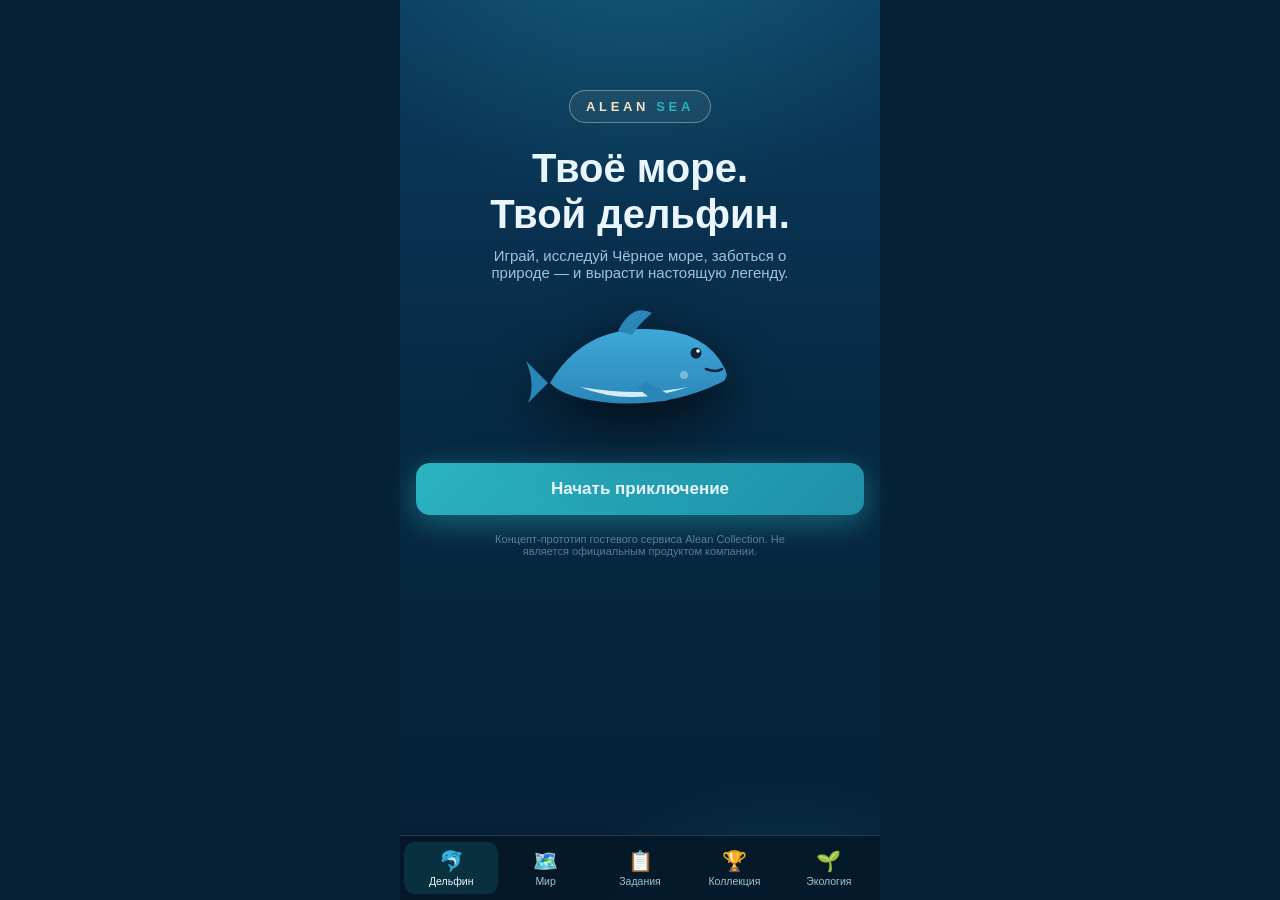
<file: index.html>
<!DOCTYPE html>
<html lang="ru">
<head>
  <meta charset="UTF-8">
  <meta name="viewport" content="width=device-width, initial-scale=1.0, maximum-scale=1.0, user-scalable=no">
  <title>ALEAN SEA — твой дельфин в Чёрном море</title>
  <meta name="description" content="Интерактивная игра с виртуальным дельфином для гостей Alean Family Olivia. Концепт-прототип.">
  <link rel="icon" href="data:image/svg+xml,<svg xmlns='http://www.w3.org/2000/svg' viewBox='0 0 100 100'><text y='0.9em' font-size='90'>🐬</text></svg>">
  <link rel="stylesheet" href="css/style.css">
</head>
<body>
  <div id="app">

    <!-- СТАРТОВЫЙ ЭКРАН -->
    <section id="screen-start" class="screen active sea-bg">
      <div class="start-inner">
        <div class="logo-badge">ALEAN <span>SEA</span></div>
        <h1>Твоё море.<br>Твой дельфин.</h1>
        <p class="lead">Играй, исследуй Чёрное море, заботься о природе — и вырасти настоящую легенду.</p>
        <div class="start-art" id="start-art"></div>
        <button class="btn primary big glow" onclick="startOnboarding(); show('#screen-onboarding')">Начать приключение</button>
        <p class="disclaimer">Концепт-прототип гостевого сервиса Alean Collection. Не является официальным продуктом компании.</p>
      </div>
    </section>

    <!-- ОНБОРДИНГ -->
    <section id="screen-onboarding" class="screen sea-bg">
      <div id="ob-slides"></div>
    </section>

    <!-- ГЛАВНАЯ / МОЙ ДЕЛЬФИН -->
    <section id="screen-home" class="screen sea-bg">
      <header class="topbar">
        <div class="logo-mini">ALEAN <span>SEA</span></div>
        <div class="pill">💠 <b id="stat-pearls">0</b></div>
      </header>
      <div class="home-card">
        <div id="home-dolphin" class="dolphin-wrap"></div>
        <h2 id="home-name">Дельфин</h2>
        <div class="chips">
          <span class="chip" id="home-stage">Стадия</span>
          <span class="chip">Настроение: <b id="stat-mood-ic">🙂</b> <span id="stat-mood"></span></span>
        </div>
        <div class="xp-bar"><i id="home-xp-bar"></i></div>
        <div class="xp-text" id="home-xp-text"></div>
        <div class="btn-row">
          <button class="btn" id="btn-pet">Погладить</button>
          <button class="btn" id="btn-feed">Покормить −5 💠</button>
        </div>
        <button class="btn primary wide" id="btn-play">Играть →</button>
        <div class="btn-row small-btns">
          <button class="btn ghost" id="btn-export">💾 Копия прогресса</button>
          <button class="btn ghost" id="btn-reset">🔄 Заново</button>
        </div>
      </div>
    </section>

    <!-- МИР -->
    <section id="screen-world" class="screen sea-bg">
      <header class="page-head"><h1>Морской мир</h1><p>Новые локации открываются по мере роста дельфина</p></header>
      <div id="world-grid" class="world-grid"></div>
    </section>

    <!-- ЗАДАНИЯ -->
    <section id="screen-tasks" class="screen sea-bg">
      <header class="page-head"><h1>Задания дня</h1><p>Обновляются каждый день. Награды — жемчужины и опыт.</p></header>
      <div id="tasks-list"></div>
    </section>

    <!-- КОЛЛЕКЦИЯ -->
    <section id="screen-collection" class="screen sea-bg">
      <header class="page-head"><h1>Коллекция</h1><p>Достижения и найденные морские существа</p></header>
      <h3 class="sec-title">Достижения</h3>
      <div id="ach-grid" class="ach-grid"></div>
      <h3 class="sec-title">Морские существа (<span id="col-count"></span>)</h3>
      <div id="collection-list" class="collection-list"></div>
    </section>

    <!-- ЭКОЛОГИЯ -->
    <section id="screen-eco" class="screen sea-bg">
      <header class="page-head"><h1>Экология Чёрного моря</h1><p>Узнавай факты — получай опыт</p></header>
      <div class="eco-banner">
        <div>🌊</div>
        <div>
          <b>Инициатива «Чистые моря»</b>
          <p>Эко-баллы в игре — виртуальные. Игра учит заботиться о море в реальной жизни, но не совершает пожертвований автоматически.</p>
        </div>
      </div>
      <h3 class="sec-title">Интересные факты</h3>
      <div id="facts-list"></div>
    </section>

    <!-- НИЖНЯЯ НАВИГАЦИЯ -->
    <nav id="tabbar">
      <button class="tab active" data-screen="#screen-home"><span>🐬</span>Дельфин</button>
      <button class="tab" data-screen="#screen-world"><span>🗺️</span>Мир</button>
      <button class="tab" data-screen="#screen-tasks"><span>📋</span>Задания</button>
      <button class="tab" data-screen="#screen-collection"><span>🏆</span>Коллекция</button>
      <button class="tab" data-screen="#screen-eco"><span>🌱</span>Экология</button>
    </nav>

    <div id="modal"></div>
    <div id="toasts"></div>
  </div>
  <script src="js/data.js"></script>
  <script src="js/game.js"></script>
  <script>
    // дельфин на стартовом экране
    document.addEventListener("DOMContentLoaded", () => {
      const el = document.getElementById("start-art");
      if (el && typeof dolphinSVG === "function") el.innerHTML = dolphinSVG("azure", 1.0);
      const cc = document.getElementById("col-count");
      if (cc && typeof S !== "undefined" && S) cc.textContent = S.creaturesFound.length + "/" + CREATURES.length;
    });
  </script>
</body>
</html>
</file>
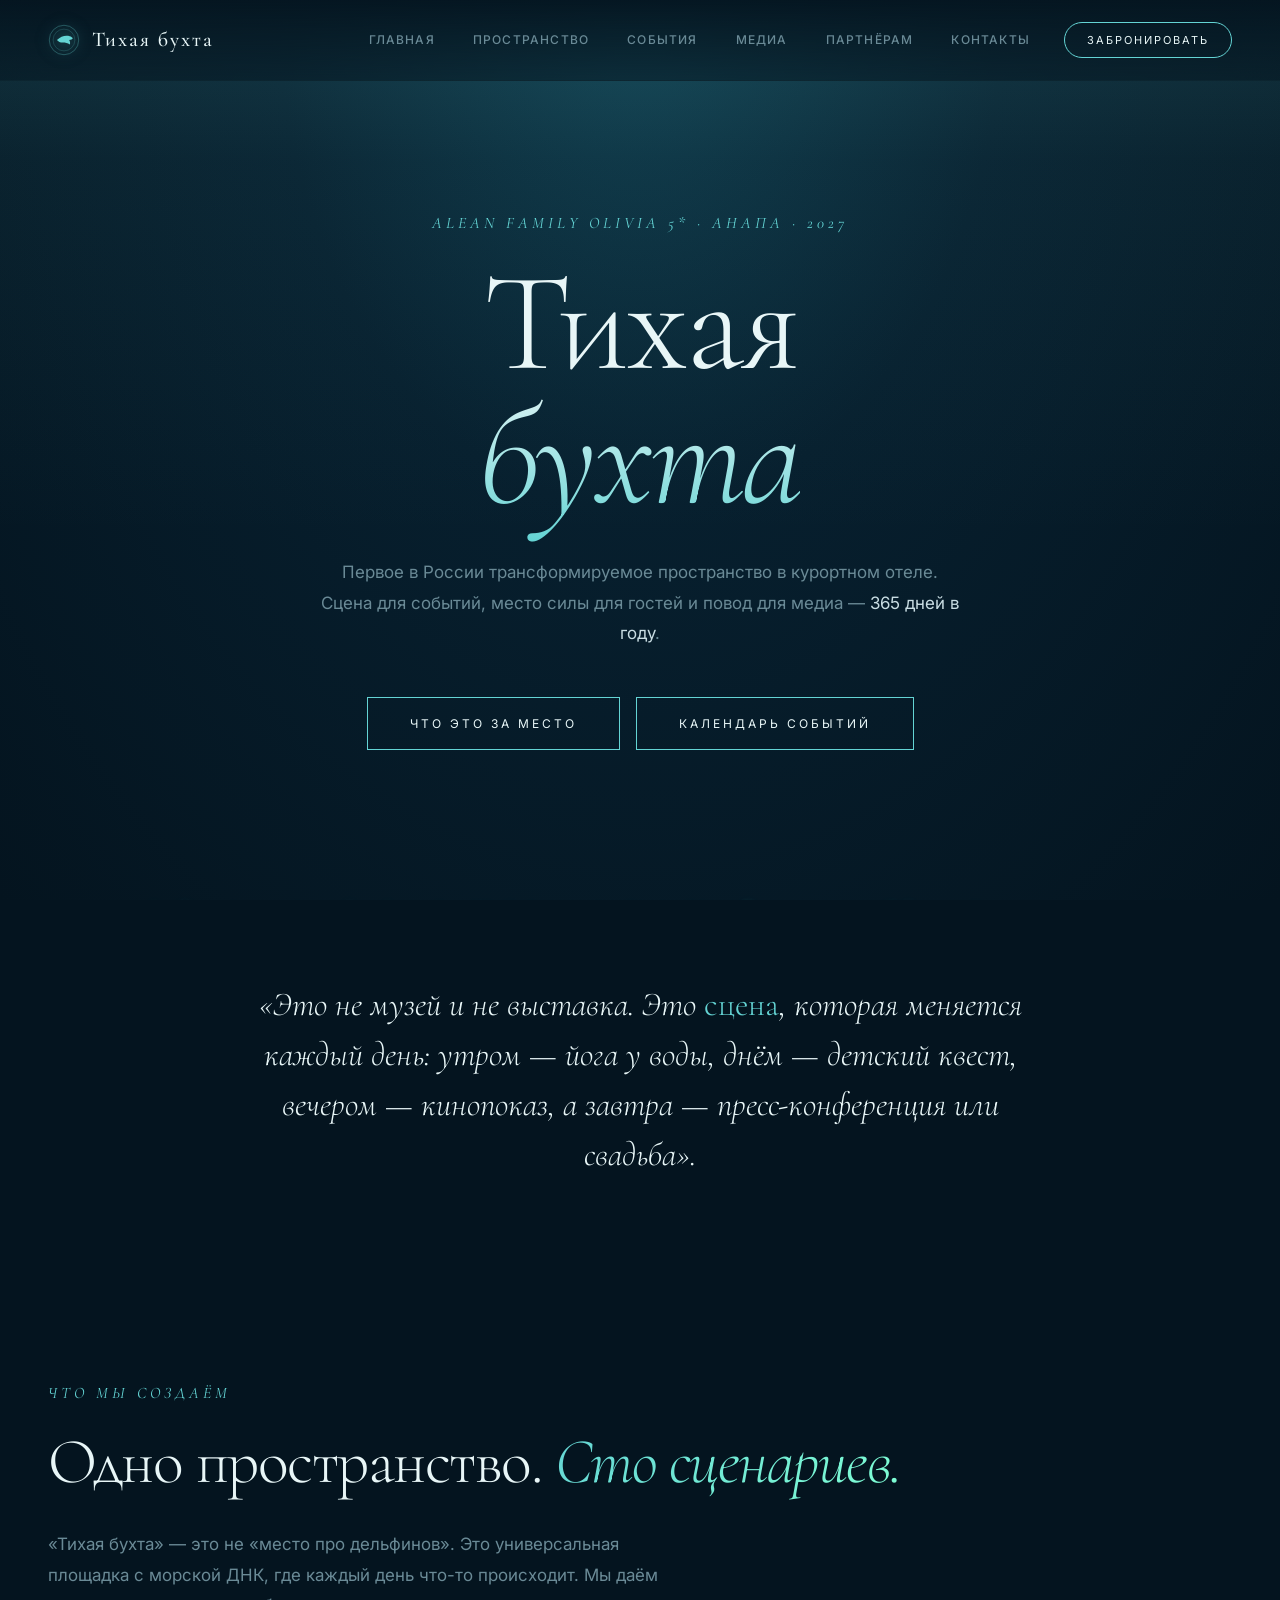
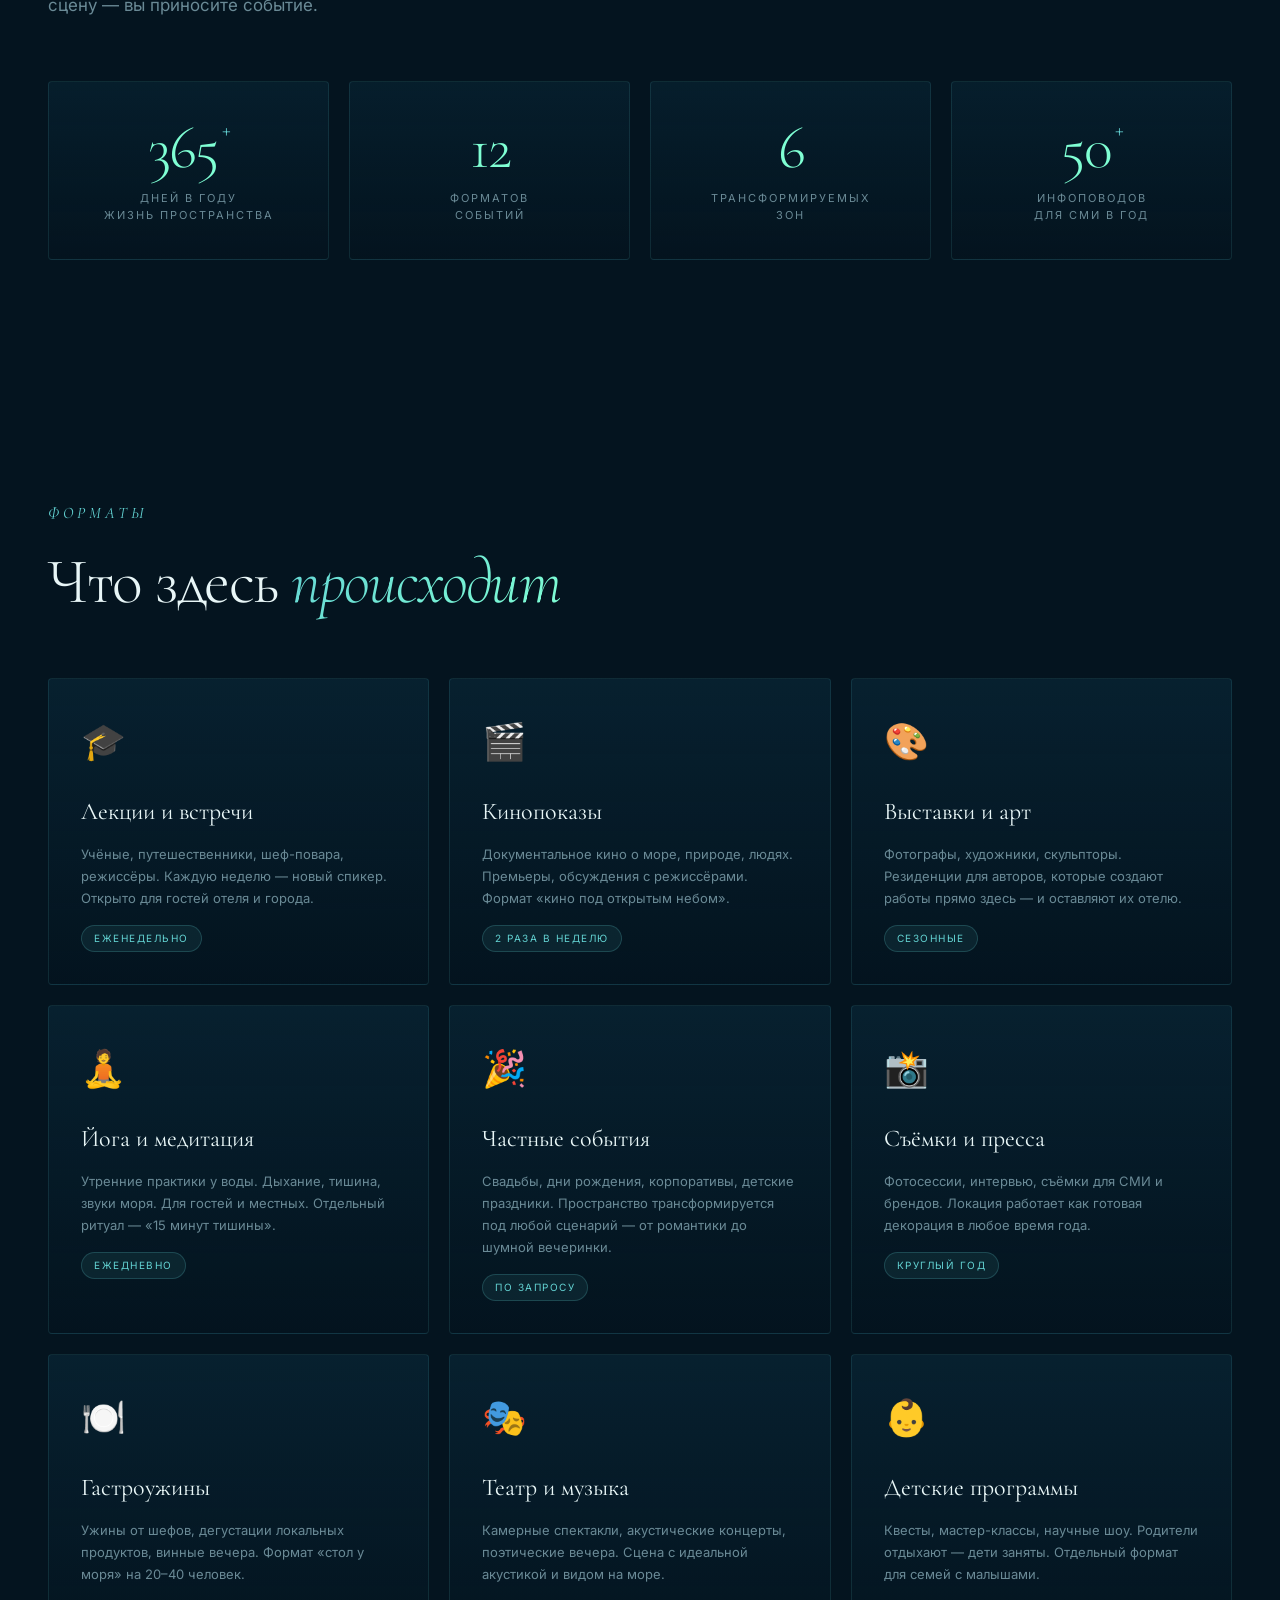
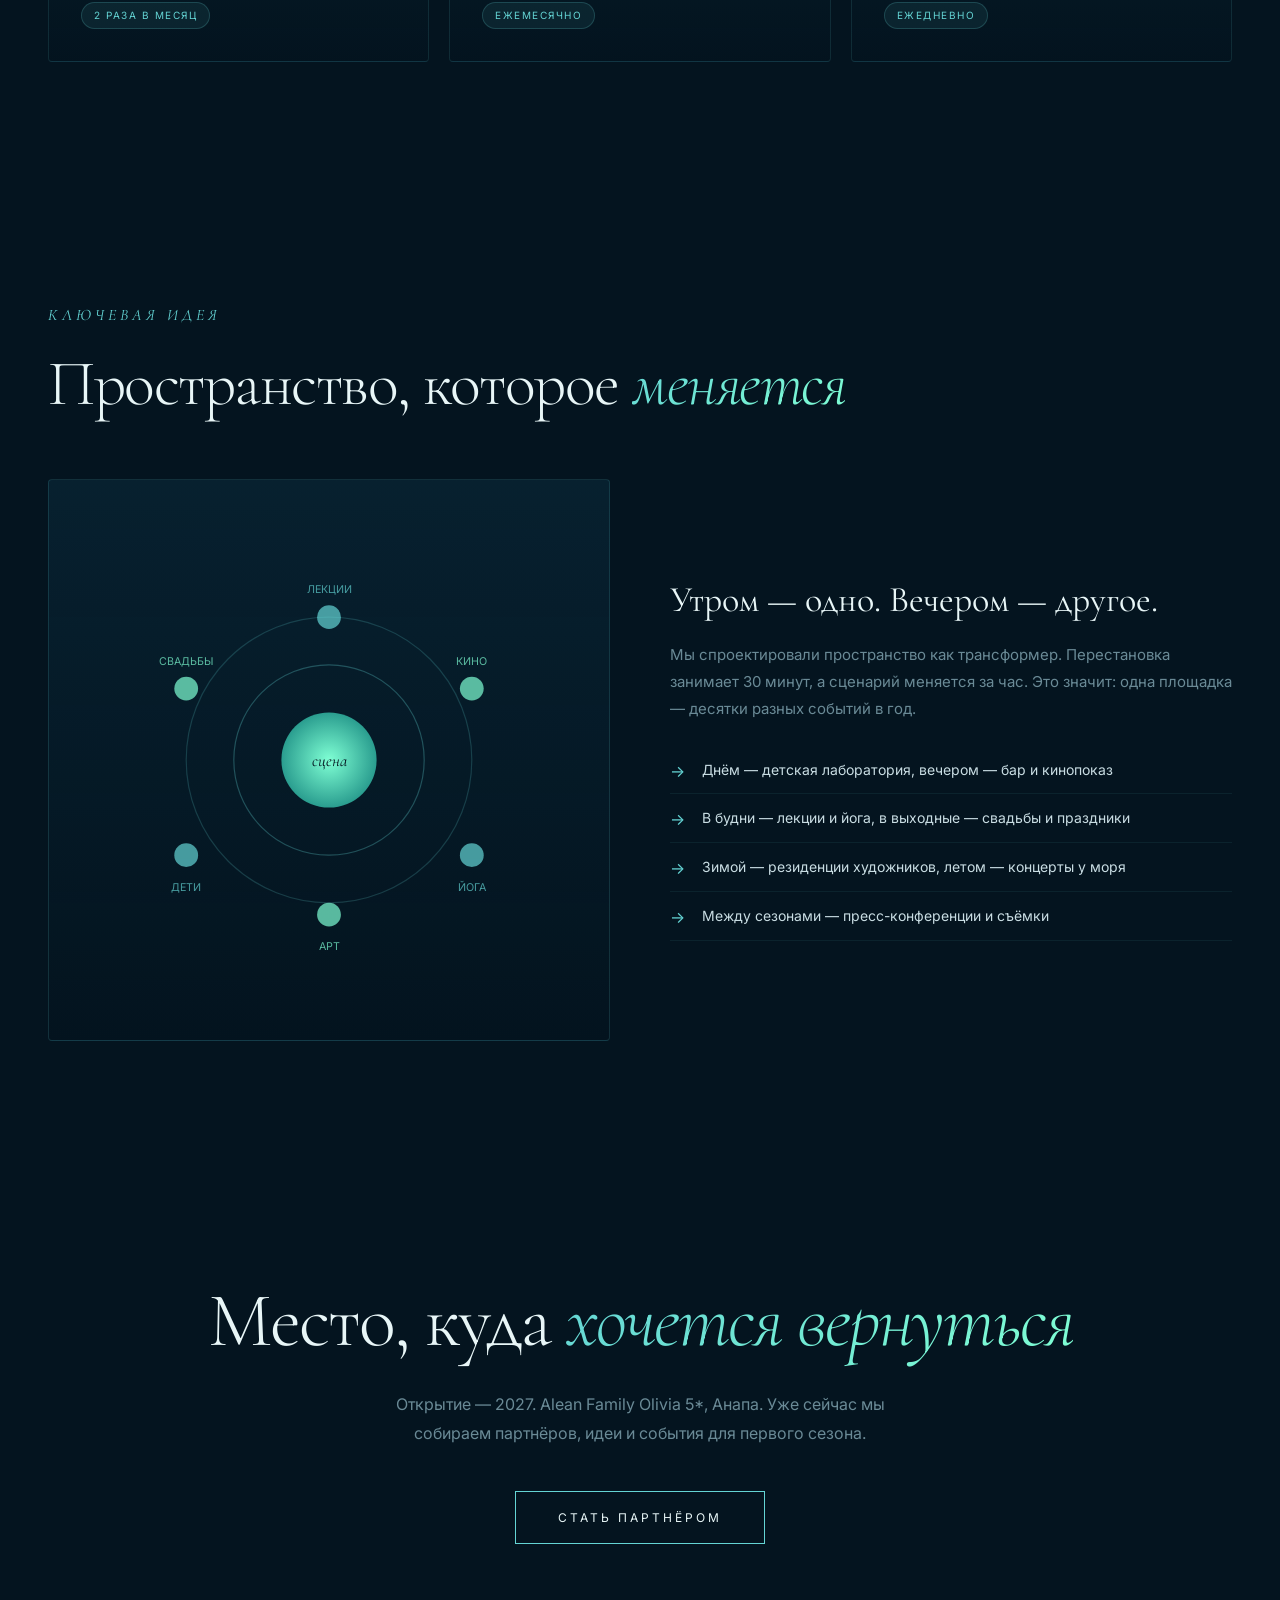
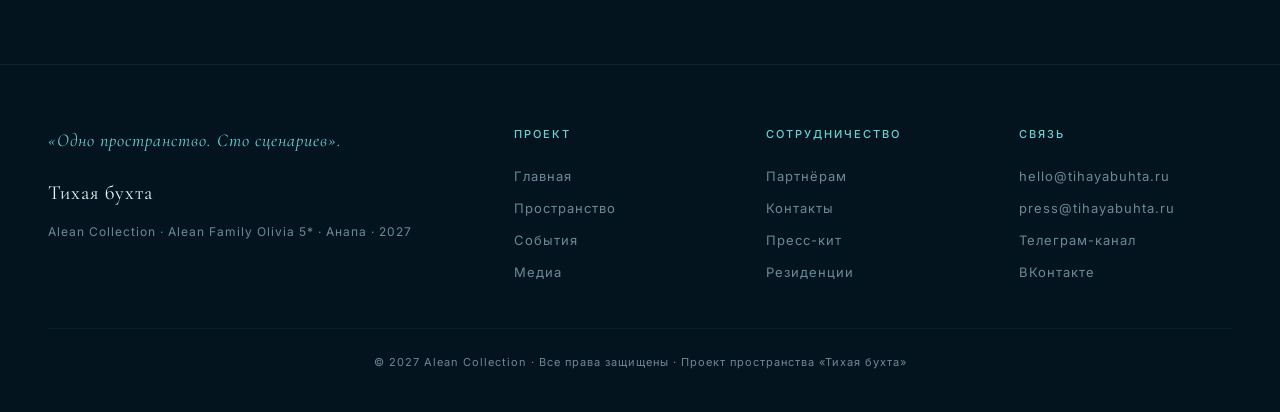
<file: idea.html>
<!DOCTYPE html>
<html lang="ru">
<head>
<meta charset="UTF-8">
<meta name="viewport" content="width=device-width, initial-scale=1.0">
<title>Тихая бухта · Пространство в Alean Olivia 5*</title>
<link href="https://fonts.googleapis.com/css2?family=Cormorant+Garamond:ital,wght@0,300;0,400;0,500;0,600;1,300;1,400&family=Inter:wght@300;400;500;600;700&display=swap" rel="stylesheet">
<style>
  * { margin: 0; padding: 0; box-sizing: border-box; }

  :root {
    --abyss: #04141f;
    --deep: #071f2e;
    --mid: #0a2d40;
    --teal: #1a5c6e;
    --aqua: #64d4d4;
    --bio: #7fffd4;
    --moon: #e8f6f7;
    --sand: #d4b896;
    --coral: #e76f51;
    --text: #c9dde3;
    --muted: #6a8a96;
  }

  html { scroll-behavior: smooth; }
  body {
    font-family: 'Inter', sans-serif;
    background: var(--abyss);
    color: var(--text);
    overflow-x: hidden;
    line-height: 1.7;
  }

  /* ФОН */
  .ocean-bg {
    position: fixed; inset: 0; z-index: -2;
    background: radial-gradient(ellipse at 50% 0%, #0d3849 0%, #071f2e 40%, #04141f 100%);
  }
  .ocean-bg::before {
    content: ''; position: absolute; top: 0; left: 0; right: 0; height: 60vh;
    background: linear-gradient(180deg, rgba(100,212,212,0.15) 0%, rgba(100,212,212,0.05) 30%, transparent 100%);
    animation: lightShimmer 8s ease-in-out infinite;
  }
  @keyframes lightShimmer { 0%,100%{opacity:.6} 50%{opacity:1} }

  .particles { position: fixed; inset: 0; z-index: -1; pointer-events: none; overflow: hidden; }
  .particle {
    position: absolute; width: 3px; height: 3px; background: var(--bio); border-radius: 50%;
    box-shadow: 0 0 12px var(--bio), 0 0 24px rgba(127,255,212,0.4);
    animation: floatUp linear infinite;
  }
  @keyframes floatUp {
    0% { transform: translateY(0) translateX(0); opacity: 0; }
    10% { opacity: .8; }
    90% { opacity: .4; }
    100% { transform: translateY(-110vh) translateX(40px); opacity: 0; }
  }

  /* NAV */
  nav {
    position: fixed; top: 0; left: 0; right: 0; padding: 22px 48px;
    display: flex; justify-content: space-between; align-items: center; z-index: 100;
    backdrop-filter: blur(20px);
    background: linear-gradient(180deg, rgba(4,20,31,0.95), rgba(4,20,31,0.5));
    border-bottom: 1px solid rgba(100,212,212,0.08);
    transition: padding .4s;
  }
  nav.scrolled { padding: 14px 48px; }

  .logo {
    display: flex; align-items: center; gap: 12px;
    font-family: 'Cormorant Garamond', serif; font-size: 21px; font-weight: 500;
    letter-spacing: 2px; color: var(--moon); cursor: pointer; flex-shrink: 0;
  }
  .logo-mark { width: 32px; height: 32px; position: relative; }
  .logo-mark svg { width: 100%; height: 100%; filter: drop-shadow(0 0 8px rgba(100,212,212,0.6)); animation: rotateMark 12s linear infinite; }
  @keyframes rotateMark { to { transform: rotate(360deg); } }

  .nav-links { display: flex; gap: 6px; align-items: center; }
  .nav-links a {
    color: var(--muted); text-decoration: none; font-size: 12px; font-weight: 500;
    letter-spacing: 1.2px; text-transform: uppercase;
    padding: 8px 16px; border-radius: 100px;
    transition: all .3s; position: relative; cursor: pointer;
  }
  .nav-links a:hover { color: var(--aqua); background: rgba(100,212,212,0.06); }
  .nav-links a.active { color: var(--bio); background: rgba(100,212,212,0.1); }

  .nav-cta {
    padding: 10px 22px; background: transparent; border: 1px solid var(--aqua);
    color: var(--moon); font-size: 11px; letter-spacing: 2px; text-transform: uppercase;
    border-radius: 100px; cursor: pointer; transition: all .4s;
    font-family: 'Inter', sans-serif; margin-left: 12px;
  }
  .nav-cta:hover { background: var(--aqua); color: var(--abyss); box-shadow: 0 0 24px rgba(100,212,212,0.4); }

  /* PAGES */
  .page { display: none; min-height: 100vh; }
  .page.active { display: block; animation: pageFade .6s ease; }
  @keyframes pageFade { from{opacity:0; transform:translateY(20px)} to{opacity:1; transform:translateY(0)} }

  /* Секции */
  section { padding: 120px 48px; max-width: 1400px; margin: 0 auto; position: relative; }
  .eyebrow {
    font-family: 'Cormorant Garamond', serif; font-style: italic; font-size: 16px;
    color: var(--aqua); letter-spacing: 4px; text-transform: uppercase;
    margin-bottom: 20px; display: block;
  }
  .title {
    font-family: 'Cormorant Garamond', serif;
    font-size: clamp(36px, 5vw, 72px); font-weight: 300; line-height: 1.1;
    letter-spacing: -1.5px; color: var(--moon); margin-bottom: 32px;
  }
  .title em {
    font-style: italic;
    background: linear-gradient(135deg, var(--aqua), var(--bio));
    -webkit-background-clip: text; background-clip: text; -webkit-text-fill-color: transparent;
  }
  .lead { font-size: 17px; color: var(--muted); max-width: 640px; line-height: 1.8; }
  .lead strong { color: var(--text); font-weight: 400; }

  /* Кнопки */
  .btn {
    display: inline-block; padding: 18px 42px; background: transparent;
    border: 1px solid var(--aqua); color: var(--moon);
    font-size: 12px; letter-spacing: 3px; text-transform: uppercase;
    text-decoration: none; cursor: pointer; transition: all .5s;
    position: relative; overflow: hidden; font-family: 'Inter', sans-serif;
  }
  .btn::before {
    content: ''; position: absolute; inset: 0;
    background: linear-gradient(90deg, var(--aqua), var(--bio));
    transform: translateY(100%); transition: transform .5s; z-index: -1;
  }
  .btn:hover { color: var(--abyss); border-color: var(--bio); box-shadow: 0 0 40px rgba(100,212,212,0.4); }
  .btn:hover::before { transform: translateY(0); }
  .btn span { position: relative; z-index: 1; }
  .btn.solid { background: var(--aqua); color: var(--abyss); border-color: var(--aqua); }
  .btn.solid:hover { background: var(--bio); border-color: var(--bio); }

  /* HERO главная */
  .hero {
    min-height: 100vh; display: flex; flex-direction: column;
    align-items: center; justify-content: center;
    padding: 140px 40px 80px; text-align: center; position: relative;
  }
  .hero h1 {
    font-family: 'Cormorant Garamond', serif;
    font-size: clamp(56px, 11vw, 160px); font-weight: 300;
    line-height: 0.95; letter-spacing: -3px; color: var(--moon); margin-bottom: 32px;
    opacity: 0; animation: fadeIn 1.4s .5s ease forwards;
  }
  .hero h1 em {
    font-style: italic;
    background: linear-gradient(180deg, var(--moon), var(--aqua));
    -webkit-background-clip: text; background-clip: text; -webkit-text-fill-color: transparent;
  }
  @keyframes fadeIn { to { opacity: 1; } }

  /* HERO внутренних страниц */
  .hero-inner {
    min-height: 55vh; display: flex; flex-direction: column;
    justify-content: flex-end; padding: 180px 48px 60px;
    max-width: 1400px; margin: 0 auto; position: relative;
  }
  .hero-inner .eyebrow { opacity: 0; animation: fadeIn 1s .2s ease forwards; }
  .hero-inner h1 {
    font-family: 'Cormorant Garamond', serif;
    font-size: clamp(48px, 8vw, 120px); font-weight: 300;
    line-height: 0.98; letter-spacing: -2px; color: var(--moon);
    margin-bottom: 28px; opacity: 0; animation: fadeIn 1.2s .4s ease forwards;
  }
  .hero-inner h1 em {
    font-style: italic;
    background: linear-gradient(135deg, var(--aqua), var(--bio));
    -webkit-background-clip: text; background-clip: text; -webkit-text-fill-color: transparent;
  }
  .hero-inner .lead { opacity: 0; animation: fadeIn 1.2s .6s ease forwards; }

  /* МАНИФЕСТ */
  .manifesto { max-width: 900px; margin: 0 auto; text-align: center; padding: 80px 48px; }
  .manifesto p {
    font-family: 'Cormorant Garamond', serif;
    font-size: clamp(22px, 2.6vw, 34px); font-weight: 300;
    line-height: 1.5; color: var(--moon); font-style: italic;
  }
  .manifesto p span { color: var(--aqua); font-style: normal; }

  /* ЦИФРЫ */
  .numbers { display: grid; grid-template-columns: repeat(4, 1fr); gap: 20px; margin-top: 60px; }
  .number-card {
    background: linear-gradient(180deg, rgba(10,45,64,0.4), rgba(4,20,31,0.2));
    border: 1px solid rgba(100,212,212,0.12); border-radius: 4px; padding: 36px 24px;
    text-align: center; transition: all .5s; position: relative; overflow: hidden;
  }
  .number-card::before {
    content: ''; position: absolute; top: 0; left: 0; right: 0; height: 1px;
    background: linear-gradient(90deg, transparent, var(--aqua), transparent);
    opacity: 0; transition: opacity .5s;
  }
  .number-card:hover { transform: translateY(-8px); border-color: rgba(100,212,212,0.4); }
  .number-card:hover::before { opacity: 1; }
  .number-value {
    font-family: 'Cormorant Garamond', serif; font-size: 60px; font-weight: 300;
    color: var(--bio); line-height: 1; margin-bottom: 12px; letter-spacing: -2px;
  }
  .number-value small { font-size: 22px; color: var(--aqua); vertical-align: top; margin-left: 4px; }
  .number-label { font-size: 11px; color: var(--muted); text-transform: uppercase; letter-spacing: 2px; line-height: 1.5; }

  /* ЗОНЫ */
  .zones { display: grid; grid-template-columns: repeat(2, 1fr); gap: 24px; margin-top: 60px; }
  .zone {
    background: linear-gradient(180deg, rgba(10,45,64,0.5), rgba(4,20,31,0.3));
    border: 1px solid rgba(100,212,212,0.12); border-radius: 4px;
    padding: 40px; position: relative; overflow: hidden; transition: all .5s;
  }
  .zone:hover { border-color: rgba(100,212,212,0.4); transform: translateY(-4px); }
  .zone-num { font-family: 'Cormorant Garamond', serif; font-style: italic; font-size: 13px; color: var(--aqua); letter-spacing: 3px; margin-bottom: 16px; }
  .zone-title { font-family: 'Cormorant Garamond', serif; font-size: 28px; font-weight: 400; color: var(--moon); margin-bottom: 12px; letter-spacing: -0.5px; }
  .zone-desc { font-size: 14px; color: var(--muted); line-height: 1.75; }
  .zone-icon { position: absolute; top: 32px; right: 32px; font-size: 34px; opacity: .3; transition: all .5s; }
  .zone:hover .zone-icon { opacity: .8; transform: scale(1.1) rotate(5deg); }

  /* ТРАНСФОРМАЦИЯ */
  .transform {
    display: grid; grid-template-columns: 1fr 1fr; gap: 60px;
    align-items: center; margin-top: 60px;
  }
  .transform-visual {
    aspect-ratio: 1; position: relative;
    background: linear-gradient(180deg, rgba(10,45,64,0.5), rgba(4,20,31,0.3));
    border: 1px solid rgba(100,212,212,0.15); border-radius: 4px;
    display: flex; align-items: center; justify-content: center;
    overflow: hidden;
  }
  .transform-visual svg { width: 85%; height: 85%; }
  .transform-text h3 {
    font-family: 'Cormorant Garamond', serif; font-size: 36px;
    color: var(--moon); font-weight: 400; margin-bottom: 20px; line-height: 1.15;
  }
  .transform-text p { color: var(--muted); font-size: 15px; margin-bottom: 24px; line-height: 1.8; }
  .transform-list { list-style: none; padding: 0; }
  .transform-list li {
    padding: 12px 0 12px 32px; position: relative;
    color: var(--text); font-size: 14px; border-bottom: 1px solid rgba(100,212,212,0.08);
  }
  .transform-list li::before {
    content: '→'; position: absolute; left: 0; color: var(--aqua); font-size: 16px;
  }

  /* ФОРМАТЫ */
  .formats { display: grid; grid-template-columns: repeat(3, 1fr); gap: 20px; margin-top: 60px; }
  .format {
    background: linear-gradient(180deg, rgba(10,45,64,0.5), rgba(4,20,31,0.3));
    border: 1px solid rgba(100,212,212,0.12); border-radius: 4px;
    padding: 32px; transition: all .5s; cursor: pointer; position: relative;
    overflow: hidden;
  }
  .format::before {
    content: ''; position: absolute; inset: 0;
    background: linear-gradient(180deg, rgba(100,212,212,0.05), transparent);
    opacity: 0; transition: opacity .4s;
  }
  .format:hover { border-color: var(--aqua); transform: translateY(-6px); }
  .format:hover::before { opacity: 1; }
  .format-icon { font-size: 36px; margin-bottom: 20px; display: inline-block; position: relative; }
  .format-title {
    font-family: 'Cormorant Garamond', serif; font-size: 24px;
    color: var(--moon); margin-bottom: 10px; position: relative;
  }
  .format-desc { font-size: 13px; color: var(--muted); line-height: 1.7; position: relative; }
  .format-tag {
    display: inline-block; margin-top: 16px; padding: 4px 12px;
    background: rgba(100,212,212,0.08); border: 1px solid rgba(100,212,212,0.2);
    border-radius: 100px; font-size: 10px; color: var(--aqua);
    letter-spacing: 1.5px; text-transform: uppercase; position: relative;
  }

  /* КАЛЕНДАРЬ */
  .calendar { margin-top: 60px; }
  .cal-months {
    display: grid; grid-template-columns: repeat(6, 1fr); gap: 8px; margin-bottom: 40px;
  }
  .cal-month {
    padding: 16px 8px; text-align: center; cursor: pointer;
    background: rgba(10,45,64,0.4); border: 1px solid rgba(100,212,212,0.12);
    border-radius: 4px; font-size: 12px; color: var(--muted);
    letter-spacing: 1px; text-transform: uppercase; transition: all .3s;
    font-family: 'Inter', sans-serif;
  }
  .cal-month:hover { border-color: var(--aqua); color: var(--text); }
  .cal-month.active {
    background: rgba(100,212,212,0.15); border-color: var(--aqua); color: var(--bio);
  }
  .cal-events { display: grid; grid-template-columns: repeat(2, 1fr); gap: 16px; }
  .cal-event {
    background: linear-gradient(180deg, rgba(10,45,64,0.5), rgba(4,20,31,0.3));
    border: 1px solid rgba(100,212,212,0.12); border-radius: 4px;
    padding: 24px; transition: all .4s; cursor: pointer;
  }
  .cal-event:hover { border-color: var(--aqua); transform: translateX(4px); }
  .cal-event-date {
    font-family: 'Cormorant Garamond', serif; font-style: italic;
    color: var(--aqua); font-size: 13px; letter-spacing: 2px; margin-bottom: 8px;
  }
  .cal-event-title {
    font-family: 'Cormorant Garamond', serif; font-size: 20px;
    color: var(--moon); margin-bottom: 8px;
  }
  .cal-event-desc { font-size: 13px; color: var(--muted); line-height: 1.7; }
  .cal-event-tag {
    display: inline-block; margin-top: 12px; padding: 3px 10px;
    background: rgba(100,212,212,0.08); border-radius: 100px;
    font-size: 10px; color: var(--aqua); letter-spacing: 1px; text-transform: uppercase;
  }

  /* ИСТОРИИ */
  .story {
    background: linear-gradient(180deg, rgba(10,45,64,0.6), rgba(4,20,31,0.3));
    border-left: 2px solid var(--aqua); padding: 40px 40px 40px 48px;
    margin-bottom: 24px; border-radius: 0 4px 4px 0;
    transition: all .5s; position: relative;
  }
  .story:hover { transform: translateX(8px); border-left-color: var(--bio); }
  .story::before {
    content: '"'; position: absolute; top: 12px; left: 16px;
    font-family: 'Cormorant Garamond', serif; font-size: 72px;
    color: var(--aqua); opacity: .15; line-height: 1;
  }
  .story-text {
    font-family: 'Cormorant Garamond', serif; font-size: 21px; font-weight: 300;
    font-style: italic; color: var(--moon); line-height: 1.55; margin-bottom: 22px; position: relative;
  }
  .story-author { display: flex; align-items: center; gap: 14px; }
  .story-avatar {
    width: 44px; height: 44px; border-radius: 50%;
    background: linear-gradient(135deg, var(--teal), var(--aqua));
    display: flex; align-items: center; justify-content: center;
    font-family: 'Cormorant Garamond', serif; font-size: 18px; color: var(--abyss);
    border: 1px solid rgba(100,212,212,0.4); flex-shrink: 0;
  }
  .story-name { font-size: 13px; color: var(--text); font-weight: 500; }
  .story-role { font-size: 11px; color: var(--muted); letter-spacing: 1px; text-transform: uppercase; }

  /* МЕДИА-СТАТИСТИКА */
  .media-stats {
    display: grid; grid-template-columns: repeat(4, 1fr); gap: 20px; margin-top: 60px;
  }
  .media-stat {
    text-align: center; padding: 32px 16px;
    background: rgba(10,45,64,0.4); border: 1px solid rgba(100,212,212,0.12); border-radius: 4px;
  }
  .media-stat-num {
    font-family: 'Cormorant Garamond', serif; font-size: 52px; font-weight: 300;
    color: var(--bio); line-height: 1; letter-spacing: -2px; margin-bottom: 8px;
  }
  .media-stat-label { font-size: 11px; color: var(--muted); letter-spacing: 1.5px; text-transform: uppercase; }

  /* ПРЕСС-КИТ */
  .press-kit { display: grid; grid-template-columns: repeat(3, 1fr); gap: 20px; margin-top: 60px; }
  .press-item {
    background: linear-gradient(180deg, rgba(10,45,64,0.5), rgba(4,20,31,0.3));
    border: 1px solid rgba(100,212,212,0.12); border-radius: 4px;
    padding: 32px; transition: all .4s; cursor: pointer;
  }
  .press-item:hover { border-color: var(--aqua); transform: translateY(-4px); }
  .press-icon { font-size: 32px; margin-bottom: 16px; }
  .press-title { font-family: 'Cormorant Garamond', serif; font-size: 22px; color: var(--moon); margin-bottom: 8px; }
  .press-desc { font-size: 13px; color: var(--muted); line-height: 1.7; margin-bottom: 16px; }
  .press-download {
    font-size: 11px; color: var(--aqua); letter-spacing: 2px; text-transform: uppercase;
    text-decoration: none; transition: all .3s;
  }
  .press-download:hover { color: var(--bio); }

  /* ПАРТНЁРАМ */
  .partners-grid {
    display: grid; grid-template-columns: repeat(2, 1fr); gap: 24px; margin-top: 60px;
  }
  .partner-card {
    background: linear-gradient(180deg, rgba(10,45,64,0.5), rgba(4,20,31,0.3));
    border: 1px solid rgba(100,212,212,0.15); border-radius: 4px;
    padding: 44px; position: relative; transition: all .5s;
  }
  .partner-card:hover { border-color: var(--aqua); transform: translateY(-6px); }
  .partner-num {
    font-family: 'Cormorant Garamond', serif; font-style: italic;
    font-size: 14px; color: var(--aqua); letter-spacing: 3px; margin-bottom: 20px;
  }
  .partner-title {
    font-family: 'Cormorant Garamond', serif; font-size: 32px;
    color: var(--moon); font-weight: 400; margin-bottom: 16px;
  }
  .partner-desc { color: var(--muted); font-size: 14px; line-height: 1.8; margin-bottom: 24px; }
  .partner-details { list-style: none; padding: 0; border-top: 1px solid rgba(100,212,212,0.1); padding-top: 20px; }
  .partner-details li {
    padding: 10px 0 10px 24px; position: relative;
    font-size: 13px; color: var(--text); border-bottom: 1px solid rgba(100,212,212,0.06);
  }
  .partner-details li::before {
    content: '·'; position: absolute; left: 8px; color: var(--aqua); font-size: 24px; line-height: 1;
  }

  /* CTA */
  .cta { text-align: center; padding: 120px 48px; position: relative; }
  .cta-title {
    font-family: 'Cormorant Garamond', serif;
    font-size: clamp(40px, 6vw, 88px); font-weight: 300; line-height: 1.05;
    color: var(--moon); letter-spacing: -2px; margin-bottom: 28px;
  }
  .cta-title em {
    font-style: italic;
    background: linear-gradient(135deg, var(--aqua), var(--bio));
    -webkit-background-clip: text; background-clip: text; -webkit-text-fill-color: transparent;
  }
  .cta-text { max-width: 560px; margin: 0 auto 44px; font-size: 16px; color: var(--muted); line-height: 1.8; }

  /* ФОРМА */
  .form {
    max-width: 700px; margin: 60px auto 0;
    background: linear-gradient(180deg, rgba(10,45,64,0.5), rgba(4,20,31,0.3));
    border: 1px solid rgba(100,212,212,0.15); border-radius: 4px; padding: 48px;
  }
  .form-row { margin-bottom: 20px; }
  .form-label {
    display: block; font-size: 11px; color: var(--aqua); letter-spacing: 2px;
    text-transform: uppercase; margin-bottom: 8px;
  }
  .form input, .form select, .form textarea {
    width: 100%; padding: 14px 18px; background: rgba(4,20,31,0.6);
    border: 1px solid rgba(100,212,212,0.2); border-radius: 4px;
    color: var(--text); font-size: 14px; font-family: 'Inter', sans-serif;
    transition: all .3s;
  }
  .form input:focus, .form select:focus, .form textarea:focus {
    outline: none; border-color: var(--aqua);
    background: rgba(4,20,31,0.8); box-shadow: 0 0 20px rgba(100,212,212,0.15);
  }
  .form textarea { min-height: 120px; resize: vertical; }
  .form .btn { width: 100%; margin-top: 12px; }
  .form-grid { display: grid; grid-template-columns: 1fr 1fr; gap: 20px; }

  /* ФИЛЬТР */
  .filters { display: flex; gap: 8px; margin-bottom: 40px; flex-wrap: wrap; }
  .filter-btn {
    padding: 10px 22px; background: transparent;
    border: 1px solid rgba(100,212,212,0.2); border-radius: 100px;
    color: var(--muted); font-size: 12px; letter-spacing: 1.5px;
    text-transform: uppercase; cursor: pointer; transition: all .3s;
    font-family: 'Inter', sans-serif;
  }
  .filter-btn:hover { border-color: var(--aqua); color: var(--text); }
  .filter-btn.active {
    background: rgba(100,212,212,0.15); border-color: var(--aqua); color: var(--bio);
  }

  /* FOOTER */
  footer {
    padding: 60px 48px 40px; border-top: 1px solid rgba(100,212,212,0.08);
    font-size: 12px; color: var(--muted); letter-spacing: 1px;
  }
  .footer-grid {
    max-width: 1400px; margin: 0 auto;
    display: grid; grid-template-columns: 2fr 1fr 1fr 1fr; gap: 40px;
  }
  .footer-quote {
    font-family: 'Cormorant Garamond', serif; font-style: italic;
    font-size: 18px; color: var(--aqua); letter-spacing: 1px; margin-bottom: 20px;
  }
  .footer-brand { font-family: 'Cormorant Garamond', serif; font-size: 20px; color: var(--moon); margin-bottom: 12px; letter-spacing: 1px; }
  .footer-col h4 {
    font-size: 11px; color: var(--aqua); letter-spacing: 2px;
    text-transform: uppercase; margin-bottom: 16px; font-weight: 500;
  }
  .footer-col a {
    display: block; color: var(--muted); text-decoration: none;
    font-size: 13px; padding: 5px 0; transition: color .3s; cursor: pointer;
  }
  .footer-col a:hover { color: var(--aqua); }
  .footer-bottom {
    max-width: 1400px; margin: 40px auto 0; padding-top: 24px;
    border-top: 1px solid rgba(100,212,212,0.06); text-align: center; font-size: 11px;
  }

  /* Reveal */
  .reveal { opacity: 0; transform: translateY(40px); transition: all 1s cubic-bezier(0.22, 1, 0.36, 1); }
  .reveal.visible { opacity: 1; transform: translateY(0); }

  /* Прогресс */
  .scroll-progress {
    position: fixed; top: 0; left: 0; height: 2px;
    background: linear-gradient(90deg, var(--aqua), var(--bio));
    z-index: 1000; width: 0%; box-shadow: 0 0 12px var(--bio); transition: width .1s;
  }

  /* Адаптив */
  @media (max-width: 1024px) {
    nav { padding: 16px 20px; }
    .nav-links { display: none; }
    section, .hero-inner { padding: 100px 24px; }
    .hero-inner { padding-top: 140px; }
    .numbers, .formats, .press-kit, .partners-grid, .media-stats { grid-template-columns: repeat(2, 1fr); }
    .zones, .transform, .cal-events { grid-template-columns: 1fr; }
    .cal-months { grid-template-columns: repeat(4, 1fr); }
    .footer-grid { grid-template-columns: 1fr 1fr; gap: 32px; }
    .form-grid { grid-template-columns: 1fr; }
  }
  @media (max-width: 640px) {
    .hero { padding: 120px 20px 60px; }
    .numbers, .formats, .press-kit, .partners-grid, .media-stats { grid-template-columns: 1fr; }
    .number-value { font-size: 44px; }
    .zone, .story, .form { padding: 28px; }
    .footer-grid { grid-template-columns: 1fr; }
    .cal-months { grid-template-columns: repeat(3, 1fr); }
  }
</style>
</head>
<body>

<div class="scroll-progress"></div>
<div class="ocean-bg"></div>
<div class="particles" id="particles"></div>

<!-- NAV -->
<nav id="nav">
  <div class="logo" onclick="go('home')">
    <div class="logo-mark">
      <svg viewBox="0 0 100 100" fill="none">
        <circle cx="50" cy="50" r="46" stroke="url(#ringGrad)" stroke-width="1" fill="none"/>
        <circle cx="50" cy="50" r="34" stroke="url(#ringGrad)" stroke-width="1" fill="none" opacity="0.6"/>
        <path d="M28 50 C 40 38, 55 34, 68 38 C 72 39, 75 42, 78 44 C 76 48, 72 50, 66 50 C 69 54, 70 60, 68 64 C 62 60, 54 58, 46 58 C 38 58, 32 55, 28 50 Z" fill="url(#ringGrad)"/>
        <defs>
          <linearGradient id="ringGrad" x1="0" y1="0" x2="100" y2="100">
            <stop offset="0%" stop-color="#64d4d4"/>
            <stop offset="100%" stop-color="#7fffd4"/>
          </linearGradient>
        </defs>
      </svg>
    </div>
    <span>Тихая бухта</span>
  </div>
  <div class="nav-links" id="navLinks">
    <a data-page="home" onclick="go('home')">Главная</a>
    <a data-page="space" onclick="go('space')">Пространство</a>
    <a data-page="events" onclick="go('events')">События</a>
    <a data-page="media" onclick="go('media')">Медиа</a>
    <a data-page="partners" onclick="go('partners')">Партнёрам</a>
    <a data-page="contact" onclick="go('contact')">Контакты</a>
    <button class="nav-cta" onclick="go('contact')">Забронировать</button>
  </div>
</nav>

<main id="main">

<!-- ============ ГЛАВНАЯ ============ -->
<div class="page active" data-page="home">

  <section class="hero">
    <div class="eyebrow" style="opacity:0;animation:fadeIn 1.2s .3s ease forwards;">Alean Family Olivia 5* · Анапа · 2027</div>
    <h1>Тихая<br><em>бухта</em></h1>
    <p class="lead" style="text-align:center;margin:0 auto;opacity:0;animation:fadeIn 1.2s .9s ease forwards;">
      Первое в России трансформируемое пространство в курортном отеле.
      Сцена для событий, место силы для гостей и повод для медиа — <strong>365 дней в году</strong>.
    </p>
    <div style="margin-top:48px;display:flex;gap:16px;justify-content:center;flex-wrap:wrap;opacity:0;animation:fadeIn 1.2s 1.2s ease forwards;">
      <button class="btn" onclick="go('space')"><span>Что это за место</span></button>
      <button class="btn" onclick="go('events')"><span>Календарь событий</span></button>
    </div>
  </section>

  <section class="manifesto">
    <p class="reveal">
      «Это не музей и не выставка. Это <span>сцена</span>, которая меняется каждый день:
      утром — йога у воды, днём — детский квест, вечером — кинопоказ,
      а завтра — пресс-конференция или свадьба».
    </p>
  </section>

  <section>
    <span class="eyebrow reveal">Что мы создаём</span>
    <h2 class="title reveal">Одно пространство. <em>Сто сценариев.</em></h2>
    <p class="lead reveal">«Тихая бухта» — это не «место про дельфинов». Это универсальная площадка с морской ДНК, где каждый день что-то происходит. Мы даём сцену — вы приносите событие.</p>

    <div class="numbers">
      <div class="number-card reveal">
        <div class="number-value">365<small>+</small></div>
        <div class="number-label">дней в году<br>жизнь пространства</div>
      </div>
      <div class="number-card reveal">
        <div class="number-value">12</div>
        <div class="number-label">форматов<br>событий</div>
      </div>
      <div class="number-card reveal">
        <div class="number-value">6</div>
        <div class="number-label">трансформируемых<br>зон</div>
      </div>
      <div class="number-card reveal">
        <div class="number-value">50<small>+</small></div>
        <div class="number-label">инфоповодов<br>для СМИ в год</div>
      </div>
    </div>
  </section>

  <section>
    <span class="eyebrow reveal">Форматы</span>
    <h2 class="title reveal">Что здесь <em>происходит</em></h2>

    <div class="formats">
      <div class="format reveal">
        <div class="format-icon">🎓</div>
        <div class="format-title">Лекции и встречи</div>
        <div class="format-desc">Учёные, путешественники, шеф-повара, режиссёры. Каждую неделю — новый спикер. Открыто для гостей отеля и города.</div>
        <div class="format-tag">Еженедельно</div>
      </div>
      <div class="format reveal">
        <div class="format-icon">🎬</div>
        <div class="format-title">Кинопоказы</div>
        <div class="format-desc">Документальное кино о море, природе, людях. Премьеры, обсуждения с режиссёрами. Формат «кино под открытым небом».</div>
        <div class="format-tag">2 раза в неделю</div>
      </div>
      <div class="format reveal">
        <div class="format-icon">🎨</div>
        <div class="format-title">Выставки и арт</div>
        <div class="format-desc">Фотографы, художники, скульпторы. Резиденции для авторов, которые создают работы прямо здесь — и оставляют их отелю.</div>
        <div class="format-tag">Сезонные</div>
      </div>
      <div class="format reveal">
        <div class="format-icon">🧘</div>
        <div class="format-title">Йога и медитация</div>
        <div class="format-desc">Утренние практики у воды. Дыхание, тишина, звуки моря. Для гостей и местных. Отдельный ритуал — «15 минут тишины».</div>
        <div class="format-tag">Ежедневно</div>
      </div>
      <div class="format reveal">
        <div class="format-icon">🎉</div>
        <div class="format-title">Частные события</div>
        <div class="format-desc">Свадьбы, дни рождения, корпоративы, детские праздники. Пространство трансформируется под любой сценарий — от романтики до шумной вечеринки.</div>
        <div class="format-tag">По запросу</div>
      </div>
      <div class="format reveal">
        <div class="format-icon">📸</div>
        <div class="format-title">Съёмки и пресса</div>
        <div class="format-desc">Фотосессии, интервью, съёмки для СМИ и брендов. Локация работает как готовая декорация в любое время года.</div>
        <div class="format-tag">Круглый год</div>
      </div>
      <div class="format reveal">
        <div class="format-icon">🍽️</div>
        <div class="format-title">Гастроужины</div>
        <div class="format-desc">Ужины от шефов, дегустации локальных продуктов, винные вечера. Формат «стол у моря» на 20–40 человек.</div>
        <div class="format-tag">2 раза в месяц</div>
      </div>
      <div class="format reveal">
        <div class="format-icon">🎭</div>
        <div class="format-title">Театр и музыка</div>
        <div class="format-desc">Камерные спектакли, акустические концерты, поэтические вечера. Сцена с идеальной акустикой и видом на море.</div>
        <div class="format-tag">Ежемесячно</div>
      </div>
      <div class="format reveal">
        <div class="format-icon">👶</div>
        <div class="format-title">Детские программы</div>
        <div class="format-desc">Квесты, мастер-классы, научные шоу. Родители отдыхают — дети заняты. Отдельный формат для семей с малышами.</div>
        <div class="format-tag">Ежедневно</div>
      </div>
    </div>
  </section>

  <section>
    <span class="eyebrow reveal">Ключевая идея</span>
    <h2 class="title reveal">Пространство, которое <em>меняется</em></h2>

    <div class="transform">
      <div class="transform-visual reveal">
        <svg viewBox="0 0 400 400" xmlns="http://www.w3.org/2000/svg">
          <!-- Центральная сцена -->
          <circle cx="200" cy="200" r="120" fill="none" stroke="rgba(100,212,212,0.2)" stroke-width="1"/>
          <circle cx="200" cy="200" r="80" fill="none" stroke="rgba(100,212,212,0.3)" stroke-width="1"/>
          <circle cx="200" cy="200" r="40" fill="url(#centerGrad)"/>
          <text x="200" y="205" font-family="Cormorant Garamond" font-size="14" fill="#04141f" text-anchor="middle" font-style="italic">сцена</text>

          <!-- Орбита форматов -->
          <g opacity="0.7">
            <circle cx="200" cy="80" r="10" fill="#64d4d4"/>
            <text x="200" y="60" font-family="Inter" font-size="9" fill="#64d4d4" text-anchor="middle">ЛЕКЦИИ</text>
          </g>
          <g opacity="0.7">
            <circle cx="320" cy="140" r="10" fill="#7fffd4"/>
            <text x="320" y="120" font-family="Inter" font-size="9" fill="#7fffd4" text-anchor="middle">КИНО</text>
          </g>
          <g opacity="0.7">
            <circle cx="320" cy="280" r="10" fill="#64d4d4"/>
            <text x="320" y="310" font-family="Inter" font-size="9" fill="#64d4d4" text-anchor="middle">ЙОГА</text>
          </g>
          <g opacity="0.7">
            <circle cx="200" cy="330" r="10" fill="#7fffd4"/>
            <text x="200" y="360" font-family="Inter" font-size="9" fill="#7fffd4" text-anchor="middle">АРТ</text>
          </g>
          <g opacity="0.7">
            <circle cx="80" cy="280" r="10" fill="#64d4d4"/>
            <text x="80" y="310" font-family="Inter" font-size="9" fill="#64d4d4" text-anchor="middle">ДЕТИ</text>
          </g>
          <g opacity="0.7">
            <circle cx="80" cy="140" r="10" fill="#7fffd4"/>
            <text x="80" y="120" font-family="Inter" font-size="9" fill="#7fffd4" text-anchor="middle">СВАДЬБЫ</text>
          </g>

          <defs>
            <radialGradient id="centerGrad">
              <stop offset="0%" stop-color="#7fffd4"/>
              <stop offset="100%" stop-color="#2a9d8f"/>
            </radialGradient>
          </defs>
        </svg>
      </div>
      <div class="transform-text reveal">
        <h3>Утром — одно. Вечером — другое.</h3>
        <p>Мы спроектировали пространство как трансформер. Перестановка занимает 30 минут, а сценарий меняется за час. Это значит: одна площадка — десятки разных событий в год.</p>
        <ul class="transform-list">
          <li>Днём — детская лаборатория, вечером — бар и кинопоказ</li>
          <li>В будни — лекции и йога, в выходные — свадьбы и праздники</li>
          <li>Зимой — резиденции художников, летом — концерты у моря</li>
          <li>Между сезонами — пресс-конференции и съёмки</li>
        </ul>
      </div>
    </div>
  </section>

  <section class="cta">
    <h2 class="cta-title reveal">Место, куда <em>хочется вернуться</em></h2>
    <p class="cta-text reveal">Открытие — 2027. Alean Family Olivia 5*, Анапа. Уже сейчас мы собираем партнёров, идеи и события для первого сезона.</p>
    <button class="btn reveal" onclick="go('partners')"><span>Стать партнёром</span></button>
  </section>
</div>

<!-- ============ ПРОСТРАНСТВО ============ -->
<div class="page" data-page="space">
  <div class="hero-inner">
    <div class="eyebrow">Архитектура · 6 зон · 400 м²</div>
    <h1>Пространство <em>моря</em></h1>
    <p class="lead">«Тихая бухта» — 400 квадратных метров, спроектированных как единый организм. Шесть зон перетекают друг в друга, и каждая работает на своё настроение.</p>
  </div>

  <section>
    <span class="eyebrow reveal">Зоны</span>
    <h2 class="title reveal">Шесть <em>пространств</em></h2>

    <div class="zones">
      <div class="zone reveal">
        <div class="zone-num">01 — Вход</div>
        <div class="zone-title">Погружение</div>
        <div class="zone-desc">Атмосфера начинается сразу. Приглушённый свет, звук моря, аромат соли. Экран с живой картой событий: что сегодня, где, во сколько.</div>
        <div class="zone-icon">🌊</div>
      </div>
      <div class="zone reveal">
        <div class="zone-num">02 — Центр</div>
        <div class="zone-title">Арт-объект «Планета»</div>
        <div class="zone-desc">Два дельфина держат планету. Свет реагирует на приближение. Вокруг — место для фото, встреч, импровизированных сцен.</div>
        <div class="zone-icon">🐬</div>
      </div>
      <div class="zone reveal">
        <div class="zone-num">03 — Сцена</div>
        <div class="zone-title">Трансформер</div>
        <div class="zone-desc">Сцена, которая за 30 минут становится танцполом, кинозалом или лекторием. Оборудование: проектор, звук, свет — всё встроено.</div>
        <div class="zone-icon">🎭</div>
      </div>
      <div class="zone reveal">
        <div class="zone-num">04 — Лаборатория</div>
        <div class="zone-title">Интерактив</div>
        <div class="zone-desc">Сенсорные экраны, VR, микроскопы. Днём — дети, вечером — взрослые. Форматы меняются каждую неделю.</div>
        <div class="zone-icon">🔬</div>
      </div>
      <div class="zone reveal">
        <div class="zone-num">05 — Тишина</div>
        <div class="zone-title">Скамейки у воды</div>
        <div class="zone-desc">Полумрак. Мягкие скамейки. Шум воды. 15 минут покоя для родителей, пока дети заняты. Или для тех, кому просто нужно выдохнуть.</div>
        <div class="zone-icon">🕯️</div>
      </div>
      <div class="zone reveal">
        <div class="zone-num">06 — Стена</div>
        <div class="zone-title">Живая летопись</div>
        <div class="zone-desc">Стена с историями, фотографиями, именами. Меняется каждый месяц: сегодня — фото учёного, завтра — рассказ гостя, послезавтра — арт-объект художника.</div>
        <div class="zone-icon">📖</div>
      </div>
    </div>
  </section>

  <section>
    <span class="eyebrow reveal">Технические возможности</span>
    <h2 class="title reveal">Что можно <em>провести</em></h2>

    <div class="numbers">
      <div class="number-card reveal">
        <div class="number-value">150</div>
        <div class="number-label">гостей —<br>максимум стоя</div>
      </div>
      <div class="number-card reveal">
        <div class="number-value">80</div>
        <div class="number-label">гостей —<br>банкет</div>
      </div>
      <div class="number-card reveal">
        <div class="number-value">40</div>
        <div class="number-label">гостей —<br>лекция, кино</div>
      </div>
      <div class="number-card reveal">
        <div class="number-value">30<small>мин</small></div>
        <div class="number-label">трансформация<br>пространства</div>
      </div>
    </div>

    <div class="zones" style="margin-top:60px;">
      <div class="zone reveal">
        <div class="zone-title">Звук и свет</div>
        <div class="zone-desc">Проектор 4K, потолочные колонки, беспроводные микрофоны, программируемый свет 8 сцен. Всё управляется с одного планшета.</div>
      </div>
      <div class="zone reveal">
        <div class="zone-title">Трансформация</div>
        <div class="zone-desc">Мобильные перегородки, подъёмная сцена, складная мебель. Утром — йога, вечером — банкет, завтра — пресс-конференция.</div>
      </div>
      <div class="zone reveal">
        <div class="zone-title">Климат-контроль</div>
        <div class="zone-desc">Зимой — тёплые полы и камин. Летом — кондиционирование и открытые террасы. Работает в любой сезон.</div>
      </div>
      <div class="zone reveal">
        <div class="zone-title">Кейтеринг и бар</div>
        <div class="zone-desc">Собственная кухня, барная стойка, зона дегустаций. Шеф-повар отеля разрабатывает меню под каждое событие.</div>
      </div>
      <div class="zone reveal">
        <div class="zone-title">Прямые трансляции</div>
        <div class="zone-desc">Возможность стриминга в 4K. Камеры встроены в потолок. Идеально для гибридных событий, лекций, пресс-конференций.</div>
      </div>
      <div class="zone reveal">
        <div class="zone-title">Съёмки и фото</div>
        <div class="zone-desc">Готовая локация для фотосессий, рекламы, съёмок. Естественный свет, морская палитра, десятки ракурсов.</div>
      </div>
    </div>
  </section>

  <section class="cta">
    <h2 class="cta-title reveal">Приехать и <em>посмотреть</em></h2>
    <p class="cta-text reveal">Строительство завершится в 2027 году. Уже сейчас можно забронировать пространство под событие или съёмку на первый сезон.</p>
    <button class="btn reveal" onclick="go('partners')"><span>Оставить заявку</span></button>
  </section>
</div>

<!-- ============ СОБЫТИЯ ============ -->
<div class="page" data-page="events">
  <div class="hero-inner">
    <div class="eyebrow">Календарь · сезон 2027</div>
    <h1>Жизнь <em>каждый день</em></h1>
    <p class="lead">Пространство работает круглый год. Каждый месяц — свой ритм, свои события, свои инфоповоды. Вот как выглядит первый год.</p>
  </div>

  <section>
    <span class="eyebrow reveal">Календарь</span>
    <h2 class="title reveal">Что происходит <em>в бухте</em></h2>

    <div class="calendar">
      <div class="cal-months reveal" id="calMonths">
        <button class="cal-month active" data-month="jan">Январь</button>
        <button class="cal-month" data-month="feb">Февраль</button>
        <button class="cal-month" data-month="mar">Март</button>
        <button class="cal-month" data-month="apr">Апрель</button>
        <button class="cal-month" data-month="may">Май</button>
        <button class="cal-month" data-month="jun">Июнь</button>
        <button class="cal-month" data-month="jul">Июль</button>
        <button class="cal-month" data-month="aug">Август</button>
        <button class="cal-month" data-month="sep">Сентябрь</button>
        <button class="cal-month" data-month="oct">Октябрь</button>
        <button class="cal-month" data-month="nov">Ноябрь</button>
        <button class="cal-month" data-month="dec">Декабрь</button>
      </div>

      <div class="cal-events" id="calEvents">
        <!-- заполняется JS -->
      </div>
    </div>
  </section>

  <section>
    <span class="eyebrow reveal">Флагманские события</span>
    <h2 class="title reveal">Поводы для <em>медиа</em></h2>

    <div class="zones">
      <div class="zone reveal">
        <div class="zone-title">Зимний фестиваль света</div>
        <div class="zone-desc">Декабрь–январь. Пространство превращается в световую инсталляцию. Художники со всей России создают работы о море и зиме. Идеальный инфоповод для lifestyle-медиа.</div>
        <div class="zone-icon">✨</div>
      </div>
      <div class="zone reveal">
        <div class="zone-title">Резиденция художников</div>
        <div class="zone-desc">Февраль–март. Приглашённые художники живут и работают в отеле месяц. Итог — выставка и работы, которые остаются в пространстве. Медиа любят такие истории.</div>
        <div class="zone-icon">🎨</div>
      </div>
      <div class="zone reveal">
        <div class="zone-title">Открытие сезона</div>
        <div class="zone-desc">Апрель. Большое событие с пресс-конференцией, презентацией программы, участием партнёров. Первый большой инфоповод года.</div>
        <div class="zone-icon">🌊</div>
      </div>
      <div class="zone reveal">
        <div class="zone-title">Морской кинофестиваль</div>
        <div class="zone-desc">Июль. Документальное кино о море, природе, людях. Показы, обсуждения, гости-режиссёры. Ежегодное событие, которое ждут.</div>
        <div class="zone-icon">🎬</div>
      </div>
      <div class="zone reveal">
        <div class="zone-title">Ночь тишины</div>
        <div class="zone-desc">Сентябрь. Один вечер, когда пространство работает без музыки и слов. Только звуки моря, свет, тишина. Формат для медиа и соцсетей — «самое тихое место в России».</div>
        <div class="zone-icon">🌙</div>
      </div>
      <div class="zone reveal">
        <div class="zone-title">Осенний гастроуикенд</div>
        <div class="zone-desc">Октябрь. Ужины от шефов, дегустации локальных продуктов, винные вечера. Коллаборации с ресторанами и винодельнями Краснодарского края.</div>
        <div class="zone-icon">🍷</div>
      </div>
    </div>
  </section>

  <section class="cta">
    <h2 class="cta-title reveal">Провести <em>своё событие</em></h2>
    <p class="cta-text reveal">Пространство доступно для аренды под частные, корпоративные и медийные события. Мы берём на себя технику, кейтеринг и продакшн.</p>
    <button class="btn reveal" onclick="go('partners')"><span>Обсудить событие</span></button>
  </section>
</div>

<!-- ============ МЕДИА ============ -->
<div class="page" data-page="media">
  <div class="hero-inner">
    <div class="eyebrow">Пресс-центр</div>
    <h1>Почему сюда <em>приедут</em></h1>
    <p class="lead">«Тихая бухта» — не просто локация. Это точка притяжения для СМИ, блогеров и брендов. Мы создаём инфоповоды круглый год, а не раз в сезон.</p>
  </div>

  <section>
    <span class="eyebrow reveal">Медиа-потенциал</span>
    <h2 class="title reveal">Цифры, которые <em>работают</em></h2>

    <div class="media-stats">
      <div class="media-stat reveal"><div class="media-stat-num">50+</div><div class="media-stat-label">инфоповодов<br>в год</div></div>
      <div class="media-stat reveal"><div class="media-stat-num">12</div><div class="media-stat-label">флагманских<br>событий</div></div>
      <div class="media-stat reveal"><div class="media-stat-num">365</div><div class="media-stat-label">дней доступности<br>для съёмок</div></div>
      <div class="media-stat reveal"><div class="media-stat-num">∞</div><div class="media-stat-label">контента<br>для соцсетей</div></div>
    </div>
  </section>

  <section>
    <span class="eyebrow reveal">Инфоповоды</span>
    <h2 class="title reveal">О чём будут <em>писать</em></h2>

    <div class="zones">
      <div class="zone reveal">
        <div class="zone-title">Первое в России</div>
        <div class="zone-desc">Трансформируемое пространство в курортном отеле. Аналогов нет ни у одной гостиничной сети страны. Уникальность сама по себе — инфоповод.</div>
      </div>
      <div class="zone reveal">
        <div class="zone-title">Резиденции и коллаборации</div>
        <div class="zone-desc">Художники, музыканты, шефы, учёные живут и работают в отеле. Каждая резиденция — минимум 3 публикации.</div>
      </div>
      <div class="zone reveal">
        <div class="zone-title">Фестивали и события</div>
        <div class="zone-desc">Кинофестиваль, зимний фестиваль света, гастроуикенды. Каждое — повод для репортажа, интервью, рейтинга.</div>
      </div>
      <div class="zone reveal">
        <div class="zone-title">Архитектура и дизайн</div>
        <div class="zone-desc">Сам проект — объект для профильных медиа: архитектура, дизайн, гостеприимство, урбанистика. Интервью с архитектором и дизайнером.</div>
      </div>
      <div class="zone reveal">
        <div class="zone-title">Истории гостей</div>
        <div class="zone-desc">Свадьба, предложение руки и сердца, день рождения, встреча выпускников. Каждая — готовая история для lifestyle-медиа.</div>
      </div>
      <div class="zone reveal">
        <div class="zone-title">Социальная миссия</div>
        <div class="zone-desc">Партнёрство с фондом «Чистые моря», поддержка исследований. ESG-повестка, интересная деловым СМИ.</div>
      </div>
    </div>
  </section>

  <section>
    <span class="eyebrow reveal">Скачать</span>
    <h2 class="title reveal">Пресс-<em>кит</em></h2>

    <div class="press-kit">
      <div class="press-item reveal">
        <div class="press-icon">📄</div>
        <div class="press-title">Пресс-релиз</div>
        <div class="press-desc">Официальный релиз проекта: концепция, цифры, сроки, контакты для прессы.</div>
        <a class="press-download" href="#">Скачать PDF →</a>
      </div>
      <div class="press-item reveal">
        <div class="press-icon">🖼️</div>
        <div class="press-title">Рендеры и фото</div>
        <div class="press-desc">Визуализации пространства, фотографии локации, изображения для публикаций.</div>
        <a class="press-download" href="#">Открыть →</a>
      </div>
      <div class="press-item reveal">
        <div class="press-icon">📊</div>
        <div class="press-title">Факт-лист</div>
        <div class="press-desc">Ключевые цифры: площади, вместимость, форматы, календарь событий.</div>
        <a class="press-download" href="#">Скачать →</a>
      </div>
      <div class="press-item reveal">
        <div class="press-icon">🎬</div>
        <div class="press-title">Видео-материалы</div>
        <div class="press-desc">Аэросъёмка локации, интервью с командой, timelapse трансформации пространства.</div>
        <a class="press-download" href="#">Смотреть →</a>
      </div>
      <div class="press-item reveal">
        <div class="press-icon">🎨</div>
        <div class="press-title">Айдентика</div>
        <div class="press-desc">Логотип, палитра, шрифты, шаблоны для оформления статей и постов.</div>
        <a class="press-download" href="#">Скачать →</a>
      </div>
      <div class="press-item reveal">
        <div class="press-icon">📞</div>
        <div class="press-title">Контакты для прессы</div>
        <div class="press-desc">Альбина Бикчурина, начальник отдела по связям с общественностью Alean Collection.</div>
        <a class="press-download" href="mailto:press@aleancollection.ru">Написать →</a>
      </div>
    </div>
  </section>

  <section class="cta">
    <h2 class="cta-title reveal">Приехать на <em>съёмку</em></h2>
    <p class="cta-text reveal">Пространство доступно для съёмок круглый год. Организуем доступ, свет, звук, локации. Аккредитация для СМИ — в течение 3 дней.</p>
    <button class="btn reveal" onclick="go('contact')"><span>Запросить аккредитацию</span></button>
  </section>
</div>

<!-- ============ ПАРТНЁРАМ ============ -->
<div class="page" data-page="partners">
  <div class="hero-inner">
    <div class="eyebrow">Аренда · коллаборации · резиденции</div>
    <h1>Стать <em>частью</em></h1>
    <p class="lead">«Тихая бухта» открыта для партнёрств. Мы предоставляем пространство, технику и аудиторию. Вы приносите событие, продукт или идею.</p>
  </div>

  <section>
    <span class="eyebrow reveal">Форматы сотрудничества</span>
    <h2 class="title reveal">Как с нами <em>работать</em></h2>

    <div class="partners-grid">
      <div class="partner-card reveal">
        <div class="partner-num">01 — Аренда</div>
        <div class="partner-title">Пространство под событие</div>
        <div class="partner-desc">Частное или корпоративное событие: свадьба, день рождения, презентация, конференция, корпоратив. Полный продакшн — на нас.</div>
        <ul class="partner-details">
          <li>До 150 гостей</li>
          <li>Трансформация под сценарий</li>
          <li>Кейтеринг и бар</li>
          <li>Техника и продакшн включены</li>
          <li>Пакеты от 3 часов до полного дня</li>
        </ul>
      </div>

      <div class="partner-card reveal">
        <div class="partner-num">02 — Коллаборация</div>
        <div class="partner-title">Совместное событие</div>
        <div class="partner-desc">Бренды, медиа, культурные институции. Мы даём площадку и аудиторию, вы — контент и экспертизу. Расходы и выгоды — пополам.</div>
        <ul class="partner-details">
          <li>Совместные лекции и кинопоказы</li>
          <li>Запуск продуктов и коллекций</li>
          <li>Поп-ап маркеты и витрины</li>
          <li>Медиа-проекты и съёмки</li>
        </ul>
      </div>

      <div class="partner-card reveal">
        <div class="partner-num">03 — Резиденция</div>
        <div class="partner-title">Жить и работать у моря</div>
        <div class="partner-desc">Приглашаем художников, фотографов, музыкантов, писателей, учёных. Месяц проживания в отеле + пространство для работы. Итог — событие или объект.</div>
        <ul class="partner-details">
          <li>Проживание и питание — за наш счёт</li>
          <li>Мастерская и сцена — в вашем распоряжении</li>
          <li>Финал — выставка, концерт или публикация</li>
          <li>Работа остаётся в отеле или в архиве проекта</li>
        </ul>
      </div>

      <div class="partner-card reveal">
        <div class="partner-num">04 — Меценатство</div>
        <div class="partner-title">Поддержать проект</div>
        <div class="partner-desc">Для компаний и частных лиц, которые хотят поддержать культурную и социальную миссию «Тихой бухты». Именное участие в проекте.</div>
        <ul class="partner-details">
          <li>Именная поддержка событий</li>
          <li>Упоминание в медиа-материалах</li>
          <li>Логотип на площадке и в пресс-ките</li>
          <li>Приглашения на закрытые премьеры</li>
        </ul>
      </div>
    </div>
  </section>

  <section>
    <span class="eyebrow reveal">Заявка</span>
    <h2 class="title reveal">Обсудить <em>партнёрство</em></h2>

    <form class="form reveal" onsubmit="event.preventDefault(); alert('Спасибо! Мы свяжемся с вами в течение 3 дней.'); this.reset();">
      <div class="form-grid">
        <div class="form-row">
          <label class="form-label">Имя</label>
          <input type="text" required placeholder="Как к вам обращаться">
        </div>
        <div class="form-row">
          <label class="form-label">Компания / проект</label>
          <input type="text" placeholder="Название">
        </div>
      </div>
      <div class="form-grid">
        <div class="form-row">
          <label class="form-label">Email</label>
          <input type="email" required placeholder="you@example.com">
        </div>
        <div class="form-row">
          <label class="form-label">Телефон</label>
          <input type="tel" placeholder="+7 (___) ___-__-__">
        </div>
      </div>
      <div class="form-row">
        <label class="form-label">Формат сотрудничества</label>
        <select required>
          <option value="">Выберите</option>
          <option>Аренда под событие</option>
          <option>Коллаборация</option>
          <option>Резиденция</option>
          <option>Меценатство</option>
          <option>Медиа-съёмка</option>
          <option>Другое</option>
        </select>
      </div>
      <div class="form-row">
        <label class="form-label">Расскажите о задаче</label>
        <textarea placeholder="Коротко о том, что хотите сделать"></textarea>
      </div>
      <button type="submit" class="btn solid"><span>Отправить заявку</span></button>
    </form>
  </section>
</div>

<!-- ============ КОНТАКТЫ ============ -->
<div class="page" data-page="contact">
  <div class="hero-inner">
    <div class="eyebrow">Связаться</div>
    <h1>Давайте <em>поговорим</em></h1>
    <p class="lead">Мы открыты для гостей, партнёров, журналистов и всех, кому интересен проект. Выберите удобный способ — или оставьте заявку, и мы сами свяжемся.</p>
  </div>

  <section>
    <span class="eyebrow reveal">Контакты</span>
    <h2 class="title reveal">Куда <em>написать</em></h2>

    <div class="partners-grid">
      <div class="partner-card reveal">
        <div class="partner-num">Общее</div>
        <div class="partner-title">По вопросам проекта</div>
        <div class="partner-desc">Alean Collection, головной офис в Сочи.</div>
        <ul class="partner-details">
          <li>hello@tihayabuhta.ru</li>
          <li>+7 (800) 000-00-00</li>
          <li>Пн–Пт, 10:00–19:00 МСК</li>
        </ul>
      </div>

      <div class="partner-card reveal">
        <div class="partner-num">Пресса</div>
        <div class="partner-title">Для СМИ и блогеров</div>
        <div class="partner-desc">Аккредитация, интервью, съёмки, пресс-кит.</div>
        <ul class="partner-details">
          <li>press@tihayabuhta.ru</li>
          <li>Альбина Бикчурина</li>
          <li>Начальник отдела по связям с общественностью</li>
        </ul>
      </div>

      <div class="partner-card reveal">
        <div class="partner-num">Партнёры</div>
        <div class="partner-title">Аренда и коллаборации</div>
        <div class="partner-desc">События, резиденции, бренд-проекты.</div>
        <ul class="partner-details">
          <li>partners@tihayabuhta.ru</li>
          <li>+7 (800) 000-00-01</li>
          <li>Отдел маркетинга и партнёрств</li>
        </ul>
      </div>

      <div class="partner-card reveal">
        <div class="partner-num">Гостям</div>
        <div class="partner-title">Бронирование</div>
        <div class="partner-desc">Отдых в Alean Family Olivia 5* с 2027 года.</div>
        <ul class="partner-details">
          <li>booking@aleancollection.ru</li>
          <li>+7 (800) 000-00-02</li>
          <li>Круглосуточно</li>
        </ul>
      </div>
    </div>
  </section>

  <section>
    <span class="eyebrow reveal">Форма</span>
    <h2 class="title reveal">Оставить <em>заявку</em></h2>

    <form class="form reveal" onsubmit="event.preventDefault(); alert('Спасибо! Мы свяжемся с вами в течение 3 дней.'); this.reset();">
      <div class="form-grid">
        <div class="form-row">
          <label class="form-label">Имя</label>
          <input type="text" required placeholder="Как к вам обращаться">
        </div>
        <div class="form-row">
          <label class="form-label">Email</label>
          <input type="email" required placeholder="you@example.com">
        </div>
      </div>
      <div class="form-row">
        <label class="form-label">Тема обращения</label>
        <select required>
          <option value="">Выберите</option>
          <option>Забронировать отдых</option>
          <option>Аренда пространства</option>
          <option>Коллаборация / партнёрство</option>
          <option>Пресса / съёмка</option>
          <option>Резиденция</option>
          <option>Другое</option>
        </select>
      </div>
      <div class="form-row">
        <label class="form-label">Сообщение</label>
        <textarea placeholder="Расскажите, чем можем помочь"></textarea>
      </div>
      <button type="submit" class="btn solid"><span>Отправить</span></button>
    </form>
  </section>
</div>

</main>

<!-- FOOTER -->
<footer>
  <div class="footer-grid">
    <div>
      <div class="footer-quote">«Одно пространство. Сто сценариев».</div>
      <div class="footer-brand">Тихая бухта</div>
      <div>Alean Collection · Alean Family Olivia 5* · Анапа · 2027</div>
    </div>
    <div class="footer-col">
      <h4>Проект</h4>
      <a onclick="go('home')">Главная</a>
      <a onclick="go('space')">Пространство</a>
      <a onclick="go('events')">События</a>
      <a onclick="go('media')">Медиа</a>
    </div>
    <div class="footer-col">
      <h4>Сотрудничество</h4>
      <a onclick="go('partners')">Партнёрам</a>
      <a onclick="go('contact')">Контакты</a>
      <a onclick="go('media')">Пресс-кит</a>
      <a onclick="go('partners')">Резиденции</a>
    </div>
    <div class="footer-col">
      <h4>Связь</h4>
      <a href="mailto:hello@tihayabuhta.ru">hello@tihayabuhta.ru</a>
      <a href="mailto:press@tihayabuhta.ru">press@tihayabuhta.ru</a>
      <a href="#">Телеграм-канал</a>
      <a href="#">ВКонтакте</a>
    </div>
  </div>
  <div class="footer-bottom">
    © 2027 Alean Collection · Все права защищены · Проект пространства «Тихая бухта»
  </div>
</footer>

<script>
  /* === ЧАСТИЦЫ === */
  const particlesEl = document.getElementById('particles');
  for (let i = 0; i < 60; i++) {
    const p = document.createElement('div');
    p.className = 'particle';
    p.style.left = Math.random() * 100 + '%';
    p.style.bottom = '-10px';
    p.style.animationDuration = (12 + Math.random() * 18) + 's';
    p.style.animationDelay = Math.random() * 15 + 's';
    const size = 1 + Math.random() * 3;
    p.style.width = size + 'px';
    p.style.height = size + 'px';
    p.style.opacity = 0.3 + Math.random() * 0.5;
    particlesEl.appendChild(p);
  }

  /* === РОУТИНГ === */
  function go(page) {
    document.querySelectorAll('.page').forEach(p => p.classList.remove('active'));
    const target = document.querySelector(`.page[data-page="${page}"]`);
    if (target) target.classList.add('active');
    document.querySelectorAll('.nav-links a').forEach(a => {
      a.classList.toggle('active', a.dataset.page === page);
    });
    window.scrollTo({ top: 0, behavior: 'smooth' });
    setTimeout(initReveals, 100);
    history.replaceState(null, '', '#' + page);
  }
  window.go = go;

  /* === REVEAL === */
  let observer;
  function initReveals() {
    if (observer) observer.disconnect();
    observer = new IntersectionObserver((entries) => {
      entries.forEach(entry => {
        if (entry.isIntersecting) entry.target.classList.add('visible');
      });
    }, { threshold: 0.1 });
    document.querySelectorAll('.page.active .reveal').forEach(el => observer.observe(el));
  }

  /* === ПРОГРЕСС + NAV === */
  window.addEventListener('scroll', () => {
    const scrolled = window.scrollY;
    const total = document.documentElement.scrollHeight - window.innerHeight;
    document.querySelector('.scroll-progress').style.width = (scrolled / total * 100) + '%';
    document.getElementById('nav').classList.toggle('scrolled', window.scrollY > 100);
  });

  /* === КАЛЕНДАРЬ === */
  const calEvents = {
    jan: [
      { date: '3 — 15 января', title: 'Зимний фестиваль света', desc: 'Световые инсталляции о море и зиме. Работы 8 художников со всей России.', tag: 'Фестиваль' },
      { date: '25 января', title: 'Лекция «Море зимой»', desc: 'Океанолог о том, что происходит в Чёрном море, когда все уезжают.', tag: 'Лекция' }
    ],
    feb: [
      { date: '5 февраля', title: 'Открытие резиденции художников', desc: 'Три художника приезжают работать в отеле на месяц.', tag: 'Резиденция' },
      { date: '14 февраля', title: 'Ужин для двоих', desc: 'Специальное меню и живая музыка у воды.', tag: 'Гастро' },
      { date: '22 февраля', title: 'Кинопоказ «Дыхание моря»', desc: 'Документальный фильм и обсуждение с режиссёром.', tag: 'Кино' }
    ],
    mar: [
      { date: '8 марта', title: 'Женский день в бухте', desc: 'Йога, спа-ритуалы, гастроужин и концерт.', tag: 'Событие' },
      { date: '15 марта', title: 'Открытие выставки резидентов', desc: 'Итог месячной резиденции: работы художников остаются в отеле.', tag: 'Выставка' },
      { date: '28 марта', title: 'Театральный вечер', desc: 'Камерный спектакль на 40 гостей.', tag: 'Театр' }
    ],
    apr: [
      { date: '1 апреля', title: 'Открытие сезона 2027', desc: 'Главное событие: пресс-конференция, презентация программы, гости.', tag: 'Флагман' },
      { date: '12 апреля', title: 'Лекция «Дельфины Чёрного моря»', desc: 'Учёный ИПЭЭ РАН о том, что мы знаем и что ещё предстоит узнать.', tag: 'Лекция' },
      { date: '20 апреля', title: 'Гастроужин с шефом', desc: 'Ужин из локальных продуктов с участием приглашённого шефа.', tag: 'Гастро' }
    ],
    may: [
      { date: '1 — 10 мая', title: 'Майские праздники', desc: 'Ежедневная программа: йога, детские квесты, концерты, кинопоказы.', tag: 'Программа' },
      { date: '15 мая', title: 'Первый концерт у моря', desc: 'Акустический концерт на открытой террасе.', tag: 'Музыка' },
      { date: '28 мая', title: 'Детский научный фестиваль', desc: 'Мастер-классы, опыты, шоу для детей 5–14 лет.', tag: 'Дети' }
    ],
    jun: [
      { date: '1 июня', title: 'День защиты детей', desc: 'Большая программа: квесты, шоу, подарки.', tag: 'Дети' },
      { date: '12 июня', title: 'День России', desc: 'Концерт, гастроужин, кинопоказ о стране.', tag: 'Событие' },
      { date: '22 июня', title: 'Ночь памяти', desc: 'Камерный вечер памяти. Тишина, свет, документы.', tag: 'Памятное' }
    ],
    jul: [
      { date: '5 — 12 июля', title: 'Морской кинофестиваль', desc: 'Документальное кино о море, природе и людях. Гости-режиссёры.', tag: 'Флагман' },
      { date: '20 июля', title: 'Свадебный уикенд', desc: 'Два дня свадебных церемоний у моря. Открытая регистрация.', tag: 'Свадьбы' },
      { date: '28 июля', title: 'День Нептуна', desc: 'Семейный праздник у бассейна и на террасе.', tag: 'Дети' }
    ],
    aug: [
      { date: '1 — 15 августа', title: 'Пик сезона', desc: 'Ежедневная программа: утренняя йога, детские квесты, вечерние кинопоказы.', tag: 'Программа' },
      { date: '20 августа', title: 'Гастрофестиваль', desc: 'Ужины от 5 шефов, дегустации, винные пары.', tag: 'Гастро' },
      { date: '30 августа', title: 'Закрытие летнего сезона', desc: 'Большой концерт и финальный кинопоказ под открытым небом.', tag: 'Событие' }
    ],
    sep: [
      { date: '1 сентября', title: 'День знаний', desc: 'Детская программа, научное шоу, подарки школьникам.', tag: 'Дети' },
      { date: '15 сентября', title: 'Ночь тишины', desc: 'Один вечер без музыки и слов. Только море, свет и тишина.', tag: 'Флагман' },
      { date: '28 сентября', title: 'Осенний джаз', desc: 'Вечер джаза на террасе с видом на море.', tag: 'Музыка' }
    ],
    oct: [
      { date: '5 — 12 октября', title: 'Гастроуикенд', desc: 'Ужины от шефов, дегустации локальных продуктов и вин.', tag: 'Флагман' },
      { date: '20 октября', title: 'Лекция «Море и климат»', desc: 'Климатолог о том, как меняется Чёрное море.', tag: 'Лекция' },
      { date: '31 октября', title: 'Хэллоуин для детей', desc: 'Костюмированный квест в лаборатории.', tag: 'Дети' }
    ],
    nov: [
      { date: '4 ноября', title: 'День народного единства', desc: 'Концерт и гастроужин с региональными блюдами.', tag: 'Событие' },
      { date: '15 ноября', title: 'Открытие зимней резиденции', desc: 'Художники и писатели приезжают работать в бухте на зиму.', tag: 'Резиденция' },
      { date: '25 ноября', title: 'Кинопоказ «Зимнее море»', desc: 'Документальный фильм и встреча с автором.', tag: 'Кино' }
    ],
    dec: [
      { date: '1 декабря', title: 'Запуск зимнего фестиваля света', desc: 'Пространство превращается в световую инсталляцию.', tag: 'Флагман' },
      { date: '20 декабря', title: 'Новогодний гастроужин', desc: 'Праздничное меню от шефа, живая музыка.', tag: 'Гастро' },
      { date: '31 декабря', title: 'Новогодняя ночь', desc: 'Большая программа: ужин, концерт, кинопоказ, встреча рассвета.', tag: 'Событие' }
    ]
  };

  function renderCalMonth(month) {
    const events = calEvents[month] || [];
    const container = document.getElementById('calEvents');
    if (!container) return;
    container.innerHTML = events.map(e => `
      <div class="cal-event">
        <div class="cal-event-date">${e.date}</div>
        <div class="cal-event-title">${e.title}</div>
        <div class="cal-event-desc">${e.desc}</div>
        <div class="cal-event-tag">${e.tag}</div>
      </div>
    `).join('');
  }

  document.querySelectorAll('.cal-month').forEach(btn => {
    btn.addEventListener('click', () => {
      document.querySelectorAll('.cal-month').forEach(b => b.classList.remove('active'));
      btn.classList.add('active');
      renderCalMonth(btn.dataset.month);
    });
  });

  /* === СТАРТ === */
  window.addEventListener('load', () => {
    initReveals();
    renderCalMonth('jan');
    const hash = window.location.hash.replace('#', '') || 'home';
    if (hash !== 'home') go(hash);
  });
  window.addEventListener('hashchange', () => {
    const hash = window.location.hash.replace('#', '') || 'home';
    go(hash);
  });
</script>

</body>
</html>
</file>
<file: css/style.css>
/* ============ ALEAN SEA — стили (mobile-first) ============ */
* { margin: 0; padding: 0; box-sizing: border-box; -webkit-tap-highlight-color: transparent; }
:root {
  --deep: #062035; --deep2: #0b3a5e; --mid: #12557f; --turq: #2bb3c0;
  --sand: #f2e3c4; --sand2: #d9c398; --ink: #eaf6ff; --ink-dim: #9fc3d8;
  --card: rgba(255,255,255,.07); --card-br: rgba(255,255,255,.14);
  --good: #4ade80; --bad: #f87171;
}
html, body { height: 100%; }
body {
  font-family: -apple-system, "Segoe UI", Roboto, "Helvetica Neue", Arial, sans-serif;
  background: var(--deep); color: var(--ink);
  overflow-x: hidden;
}
#app { max-width: 480px; margin: 0 auto; min-height: 100vh; position: relative; }

/* ---------- фон моря ---------- */
.sea-bg {
  background:
    radial-gradient(ellipse 120% 55% at 50% -10%, rgba(43,179,192,.28), transparent 60%),
    radial-gradient(ellipse 90% 40% at 80% 110%, rgba(18,85,127,.55), transparent 60%),
    linear-gradient(180deg, #0b3a5e 0%, #072a44 45%, #062035 100%);
  min-height: 100vh;
}
.screen { display: none; padding: 18px 16px 110px; animation: fadeIn .35s ease; }
.screen.active { display: block; }
@keyframes fadeIn { from { opacity: 0; transform: translateY(8px); } to { opacity: 1; } }

/* ---------- старт ---------- */
.start-inner { text-align: center; padding-top: 8vh; }
.logo-badge {
  display: inline-block; letter-spacing: .28em; font-weight: 800; font-size: 13px;
  color: var(--sand); border: 1px solid rgba(242,227,196,.4); padding: 8px 16px; border-radius: 999px;
  background: rgba(242,227,196,.06);
}
.logo-badge span { color: var(--turq); }
.start-inner h1 { font-size: 34px; line-height: 1.15; margin: 22px 0 10px; font-weight: 800; }
.lead { color: var(--ink-dim); font-size: 15px; max-width: 320px; margin: 0 auto; }
.start-art { margin: 10px 0 18px; filter: drop-shadow(0 18px 30px rgba(0,0,0,.35)); }
.start-art svg { animation: float 3.4s ease-in-out infinite; }
.disclaimer { margin-top: 18px; font-size: 11px; color: rgba(159,195,216,.55); max-width: 300px; margin-left: auto; margin-right: auto; }
@keyframes float { 0%,100% { transform: translateY(0) rotate(-2deg);} 50% { transform: translateY(-14px) rotate(2deg);} }

/* ---------- онбординг ---------- */
#ob-slides { padding-top: 6vh; }
.slide-card {
  background: var(--card); border: 1px solid var(--card-br); border-radius: 22px;
  padding: 24px 20px; backdrop-filter: blur(10px);
}
.slide-card h2 { font-size: 24px; margin-bottom: 10px; }
.slide-card p { color: var(--ink-dim); font-size: 14px; line-height: 1.55; }
.ob-points { margin: 16px 0; display: grid; gap: 9px; }
.ob-points div { background: rgba(255,255,255,.06); border-radius: 12px; padding: 11px 14px; font-size: 14px; }
.variant-row { display: flex; gap: 10px; margin: 16px 0 12px; }
.variant {
  flex: 1; background: rgba(255,255,255,.05); border: 2px solid transparent; border-radius: 16px;
  color: var(--ink); padding: 12px 6px; cursor: pointer; font-size: 13px; text-align: center;
}
.variant.sel { border-color: var(--turq); background: rgba(43,179,192,.14); }
.var-ic { width: 42px; height: 42px; border-radius: 50%; margin: 0 auto 7px; box-shadow: inset 0 -8px 12px rgba(0,0,0,.25); }
.lbl { display: block; font-size: 12px; color: var(--ink-dim); margin: 10px 0 5px; letter-spacing: .05em; text-transform: uppercase; }
input, textarea {
  width: 100%; background: rgba(0,0,0,.28); border: 1px solid var(--card-br); color: var(--ink);
  border-radius: 12px; padding: 13px 14px; font-size: 16px; outline: none; font-family: inherit;
}
input:focus, textarea:focus { border-color: var(--turq); }
#ob-preview { text-align: center; }

/* ---------- кнопки ---------- */
.btn {
  display: inline-block; border: none; cursor: pointer; font-family: inherit;
  background: rgba(255,255,255,.1); color: var(--ink); border: 1px solid var(--card-br);
  border-radius: 14px; padding: 13px 18px; font-size: 15px; font-weight: 600;
  transition: transform .12s, background .2s;
}
.btn:active { transform: scale(.96); }
.btn:disabled { opacity: .4; cursor: default; }
.btn.primary { background: linear-gradient(135deg, var(--turq), #1e8fa8); border: none; }
.btn.big { width: 100%; padding: 16px; font-size: 17px; }
.btn.wide { width: 100%; margin-top: 10px; }
.btn.small { padding: 9px 14px; font-size: 13px; border-radius: 11px; }
.btn.ghost { background: transparent; border-color: rgba(255,255,255,.12); color: var(--ink-dim); font-size: 12px; padding: 9px 10px; }
.btn.danger { background: linear-gradient(135deg, #c0392b, #96281b); border: none; }
.btn.glow { box-shadow: 0 8px 30px rgba(43,179,192,.45); }
.btn-row { display: flex; gap: 10px; margin-top: 14px; }
.btn-row .btn { flex: 1; }
.small-btns { margin-top: 10px; }

/* ---------- дом ---------- */
.topbar { display: flex; justify-content: space-between; align-items: center; margin-bottom: 14px; }
.logo-mini { letter-spacing: .2em; font-weight: 800; font-size: 12px; color: var(--sand); }
.logo-mini span { color: var(--turq); }
.pill { background: var(--card); border: 1px solid var(--card-br); padding: 7px 14px; border-radius: 999px; font-size: 14px; }
.home-card {
  background: var(--card); border: 1px solid var(--card-br); border-radius: 24px;
  padding: 22px 18px; text-align: center; backdrop-filter: blur(10px);
}
.dolphin-wrap { display: flex; justify-content: center; margin: 4px 0 8px; min-height: 120px; }
.dolphin-svg { filter: drop-shadow(0 16px 24px rgba(0,0,0,.4)); animation: float 3.2s ease-in-out infinite; }
.dolphin-wrap.bounce .dolphin-svg { animation: bounce .5s ease; }
@keyframes bounce { 30% { transform: translateY(-22px) rotate(-6deg) scale(1.06); } }
.home-card h2 { font-size: 26px; margin-bottom: 8px; }
.chips { display: flex; gap: 8px; justify-content: center; flex-wrap: wrap; margin-bottom: 12px; }
.chip { background: rgba(0,0,0,.25); border-radius: 999px; padding: 6px 13px; font-size: 12.5px; color: var(--ink-dim); }
.chip b { color: var(--ink); }
.xp-bar { height: 12px; background: rgba(0,0,0,.35); border-radius: 999px; overflow: hidden; }
.xp-bar i { display: block; height: 100%; width: 0; border-radius: 999px; background: linear-gradient(90deg, var(--turq), #7ee0d2); transition: width .5s; }
.xp-text { font-size: 12px; color: var(--ink-dim); margin: 7px 0 4px; }

/* ---------- заголовки страниц ---------- */
.page-head { margin: 6px 0 16px; }
.page-head h1 { font-size: 26px; }
.page-head p { color: var(--ink-dim); font-size: 13px; margin-top: 4px; }
.sec-title { font-size: 15px; color: var(--sand); margin: 18px 0 10px; letter-spacing: .04em; }

/* ---------- мир ---------- */
.world-grid { display: grid; gap: 12px; }
.loc-card {
  background: var(--card); border: 1px solid var(--card-br); border-radius: 18px;
  padding: 14px; backdrop-filter: blur(8px);
}
.loc-card.locked { opacity: .55; filter: saturate(.4); }
.loc-art {
  height: 84px; border-radius: 12px; margin-bottom: 10px; display: flex; align-items: center;
  justify-content: center; font-size: 34px;
}
.loc-coast  { background: linear-gradient(160deg, #2bb3c0, #0b6b8a); }
.loc-reef   { background: linear-gradient(160deg, #2a9d8f, #136f63); }
.loc-cave   { background: linear-gradient(160deg, #3d4d6e, #1a2438); }
.loc-open   { background: linear-gradient(160deg, #1d7fc4, #0b3a5e); }
.loc-deep   { background: linear-gradient(160deg, #232b4d, #0a0e22); }
.loc-name { font-weight: 700; font-size: 17px; }
.loc-desc { color: var(--ink-dim); font-size: 12.5px; margin: 4px 0 10px; line-height: 1.45; }

/* ---------- задания ---------- */
#tasks-list { display: grid; gap: 10px; }
.task-card {
  display: flex; gap: 12px; align-items: center; background: var(--card);
  border: 1px solid var(--card-br); border-radius: 16px; padding: 13px;
}
.task-card.done { opacity: .55; }
.task-card.done .task-name { text-decoration: line-through; }
.task-ic { font-size: 24px; }
.task-body { flex: 1; }
.task-name { font-weight: 600; font-size: 14.5px; }
.task-hint { font-size: 11.5px; color: var(--ink-dim); margin-top: 2px; }
.task-reward { font-size: 13px; color: var(--sand); white-space: nowrap; }
.mini-bar { height: 6px; background: rgba(0,0,0,.35); border-radius: 99px; margin-top: 6px; overflow: hidden; }
.mini-bar i { display: block; height: 100%; background: var(--turq); border-radius: 99px; }

/* ---------- коллекция ---------- */
.ach-grid { display: grid; grid-template-columns: repeat(3, 1fr); gap: 10px; }
.ach { background: var(--card); border: 1px solid var(--card-br); border-radius: 14px; padding: 12px 8px; text-align: center; }
.ach.miss { opacity: .45; filter: grayscale(1); }
.ach-ic { font-size: 26px; margin-bottom: 5px; }
.ach-name { font-size: 11.5px; font-weight: 700; }
.ach-desc { font-size: 10px; color: var(--ink-dim); margin-top: 3px; line-height: 1.3; }
.collection-list { display: grid; gap: 8px; }
.col-item {
  display: flex; gap: 12px; align-items: center; background: var(--card);
  border: 1px solid var(--card-br); border-radius: 13px; padding: 10px 13px;
}
.col-item.miss { opacity: .4; }
.col-ic { font-size: 24px; }
.col-name { font-size: 14px; font-weight: 600; }
.col-kind { font-size: 11px; color: var(--ink-dim); }

/* ---------- экология ---------- */
.eco-banner {
  display: flex; gap: 13px; background: linear-gradient(135deg, rgba(74,222,128,.14), rgba(43,179,192,.1));
  border: 1px solid rgba(74,222,128,.3); border-radius: 18px; padding: 15px; margin-bottom: 8px;
}
.eco-banner > div:first-child { font-size: 30px; }
.eco-banner b { font-size: 14px; }
.eco-banner p { font-size: 12px; color: var(--ink-dim); margin-top: 4px; line-height: 1.5; }
#facts-list { display: grid; gap: 10px; }
.fact-card { background: var(--card); border: 1px solid var(--card-br); border-radius: 15px; padding: 13px 15px; cursor: pointer; }
.fact-card .fact-title { font-weight: 700; font-size: 14.5px; color: var(--sand); }
.fact-card .fact-text { font-size: 13px; color: var(--ink-dim); margin-top: 5px; line-height: 1.55; display: none; }
.fact-card.seen { border-color: rgba(43,179,192,.45); }
.fact-card.seen .fact-text { display: block; }

/* ---------- таббар ---------- */
#tabbar {
  position: fixed; bottom: 0; left: 50%; transform: translateX(-50%); width: 100%; max-width: 480px;
  display: flex; background: rgba(5,24,40,.92); backdrop-filter: blur(14px);
  border-top: 1px solid var(--card-br); z-index: 40; padding: 6px 4px calc(6px + env(safe-area-inset-bottom));
}
.tab {
  flex: 1; background: none; border: none; color: var(--ink-dim); font-family: inherit;
  font-size: 10.5px; padding: 7px 2px; cursor: pointer; border-radius: 11px; display: grid; gap: 2px;
}
.tab span { font-size: 20px; }
.tab.active { color: var(--ink); background: rgba(43,179,192,.15); }

/* ---------- модалка ---------- */
#modal {
  position: fixed; inset: 0; background: rgba(2,12,22,.72); z-index: 60;
  display: none; align-items: center; justify-content: center; padding: 18px;
}
#modal.open { display: flex; }
.modal-box {
  background: linear-gradient(180deg, #0e3d60, #072a44); border: 1px solid var(--card-br);
  border-radius: 22px; padding: 22px 18px; width: 100%; max-width: 400px; max-height: 88vh;
  overflow-y: auto; animation: fadeIn .25s;
}
.modal-box h2 { font-size: 20px; margin-bottom: 8px; }
.modal-box .hint { color: var(--ink-dim); font-size: 13px; margin-bottom: 12px; line-height: 1.5; }
.reward-row { display: flex; gap: 10px; margin: 14px 0; flex-wrap: wrap; }
.reward-row span { background: rgba(0,0,0,.3); border-radius: 999px; padding: 8px 14px; font-size: 14px; }
.quiz-head { font-size: 12px; color: var(--turq); font-weight: 700; letter-spacing: .1em; text-transform: uppercase; }
.quiz-opts { display: grid; gap: 9px; margin-top: 12px; }
.opt { text-align: left; }
.opt.ok { background: rgba(74,222,128,.25); border-color: var(--good); }
.opt.bad { background: rgba(248,113,113,.25); border-color: var(--bad); }
#game-canvas { width: 100%; border-radius: 14px; touch-action: none; display: block; }
#game-hud { text-align: center; font-size: 18px; margin-top: 10px; letter-spacing: .1em; }
.cleanup-sea, .explore-sea { position: relative; height: 300px; border-radius: 14px; overflow: hidden; }
.cleanup-sea { background: linear-gradient(180deg, #16708f, #0a3a52); }
.explore-sea { background: linear-gradient(180deg, #135a80, #082c44); }
.exp-reef { background: linear-gradient(180deg, #1d7a68, #0d4a3e); }
.exp-cave { background: linear-gradient(180deg, #2c3a58, #141c30); }
.exp-open { background: linear-gradient(180deg, #1a6fae, #0a3a5e); }
.exp-deep { background: linear-gradient(180deg, #1c2340, #0a0d1f); }
.trash, .hotspot {
  position: absolute; transform: translate(-50%, -50%); background: none; border: none;
  font-size: 30px; cursor: pointer; transition: transform .15s, opacity .3s;
}
.hotspot { width: 64px; height: 64px; border-radius: 50%; background: radial-gradient(circle, rgba(255,255,255,.22), rgba(255,255,255,0) 70%); }
.hotspot:active { transform: translate(-50%,-50%) scale(1.25); }
.trash.gone { opacity: 0; transform: translate(-50%,-50%) scale(1.6) rotate(20deg); }
.found-chip { background: rgba(74,222,128,.15); border: 1px solid rgba(74,222,128,.35); border-radius: 11px; padding: 8px 12px; font-size: 13px; margin-top: 8px; }

/* ---------- тосты ---------- */
#toasts { position: fixed; top: 14px; left: 50%; transform: translateX(-50%); z-index: 80; display: grid; gap: 8px; width: min(92vw, 400px); }
.toast {
  background: rgba(6,28,45,.95); border: 1px solid var(--card-br); border-left: 3px solid var(--turq);
  border-radius: 12px; padding: 11px 14px; font-size: 13.5px; opacity: 0; transform: translateY(-10px);
  transition: all .3s; box-shadow: 0 10px 26px rgba(0,0,0,.4);
}
.toast.show { opacity: 1; transform: translateY(0); }
.t-ic { margin-right: 7px; }

@media (min-width: 480px) {
  .start-inner h1 { font-size: 40px; }
}
</file>
